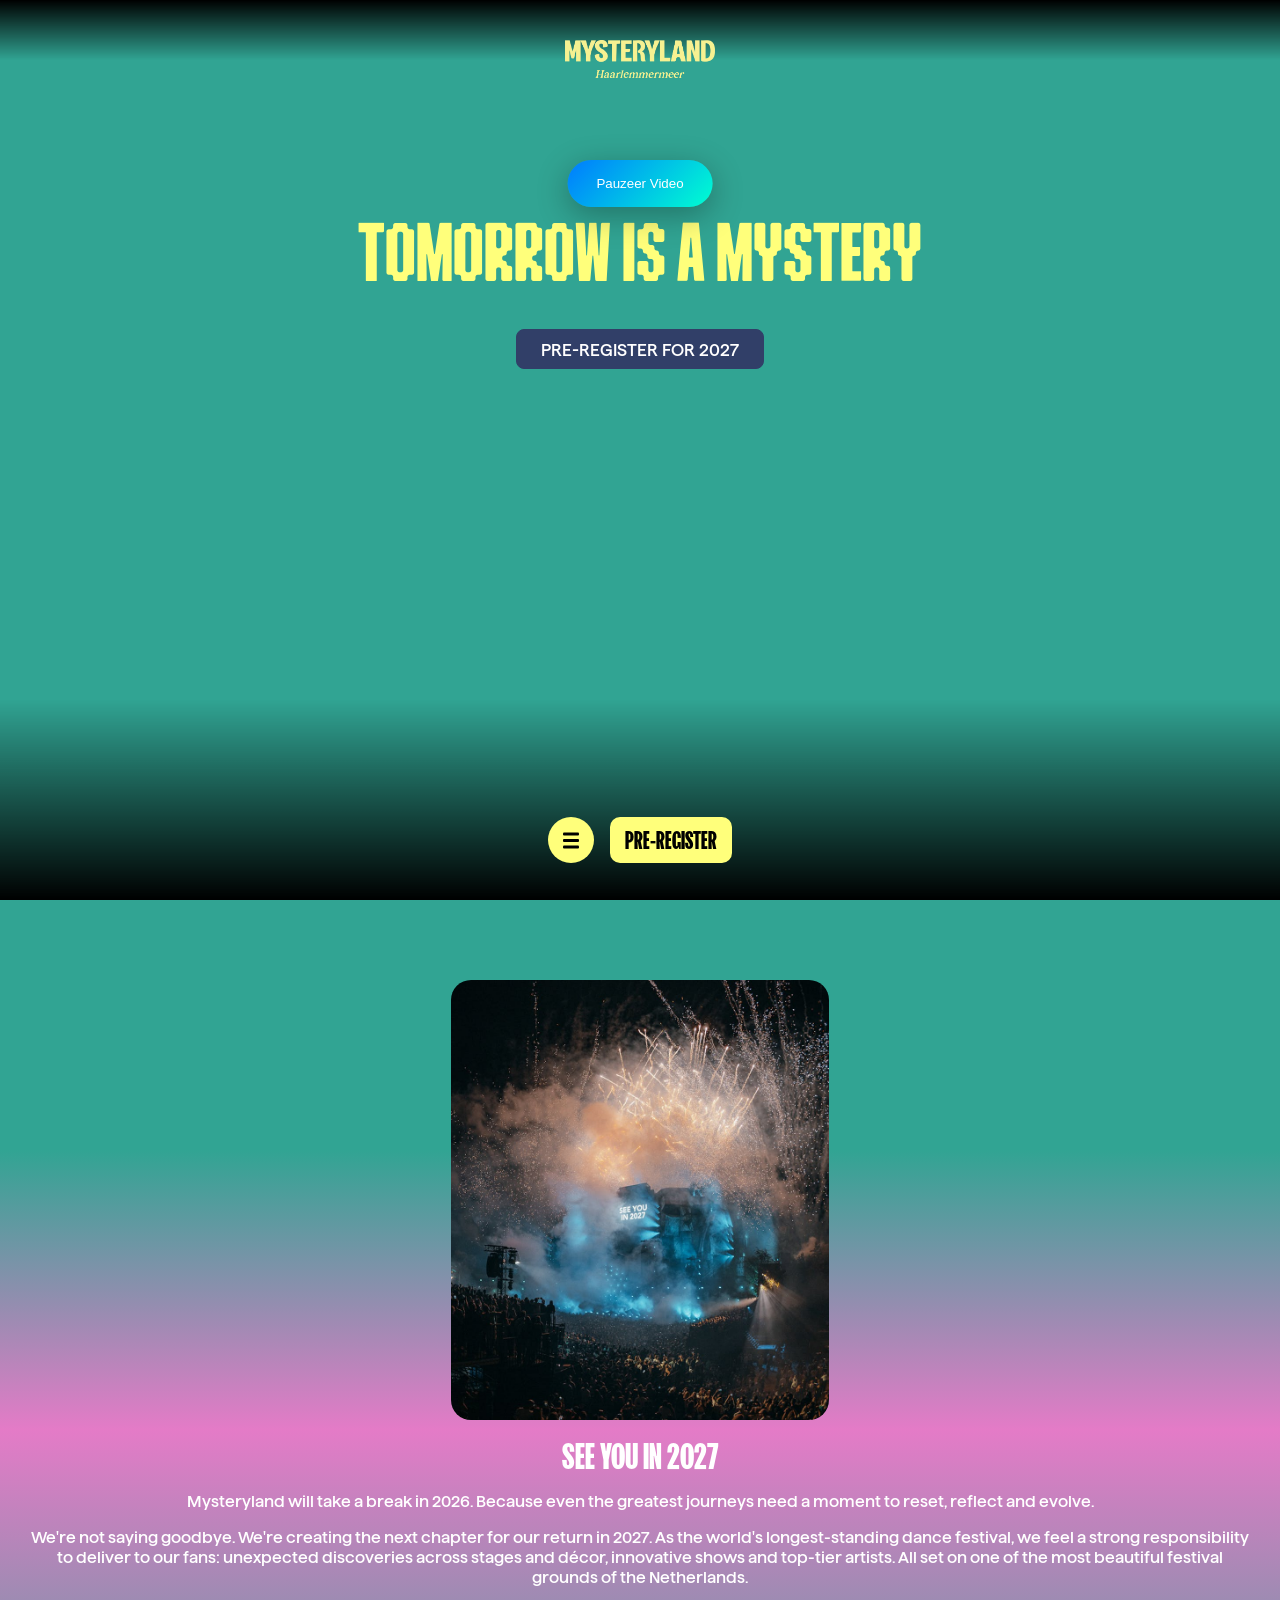
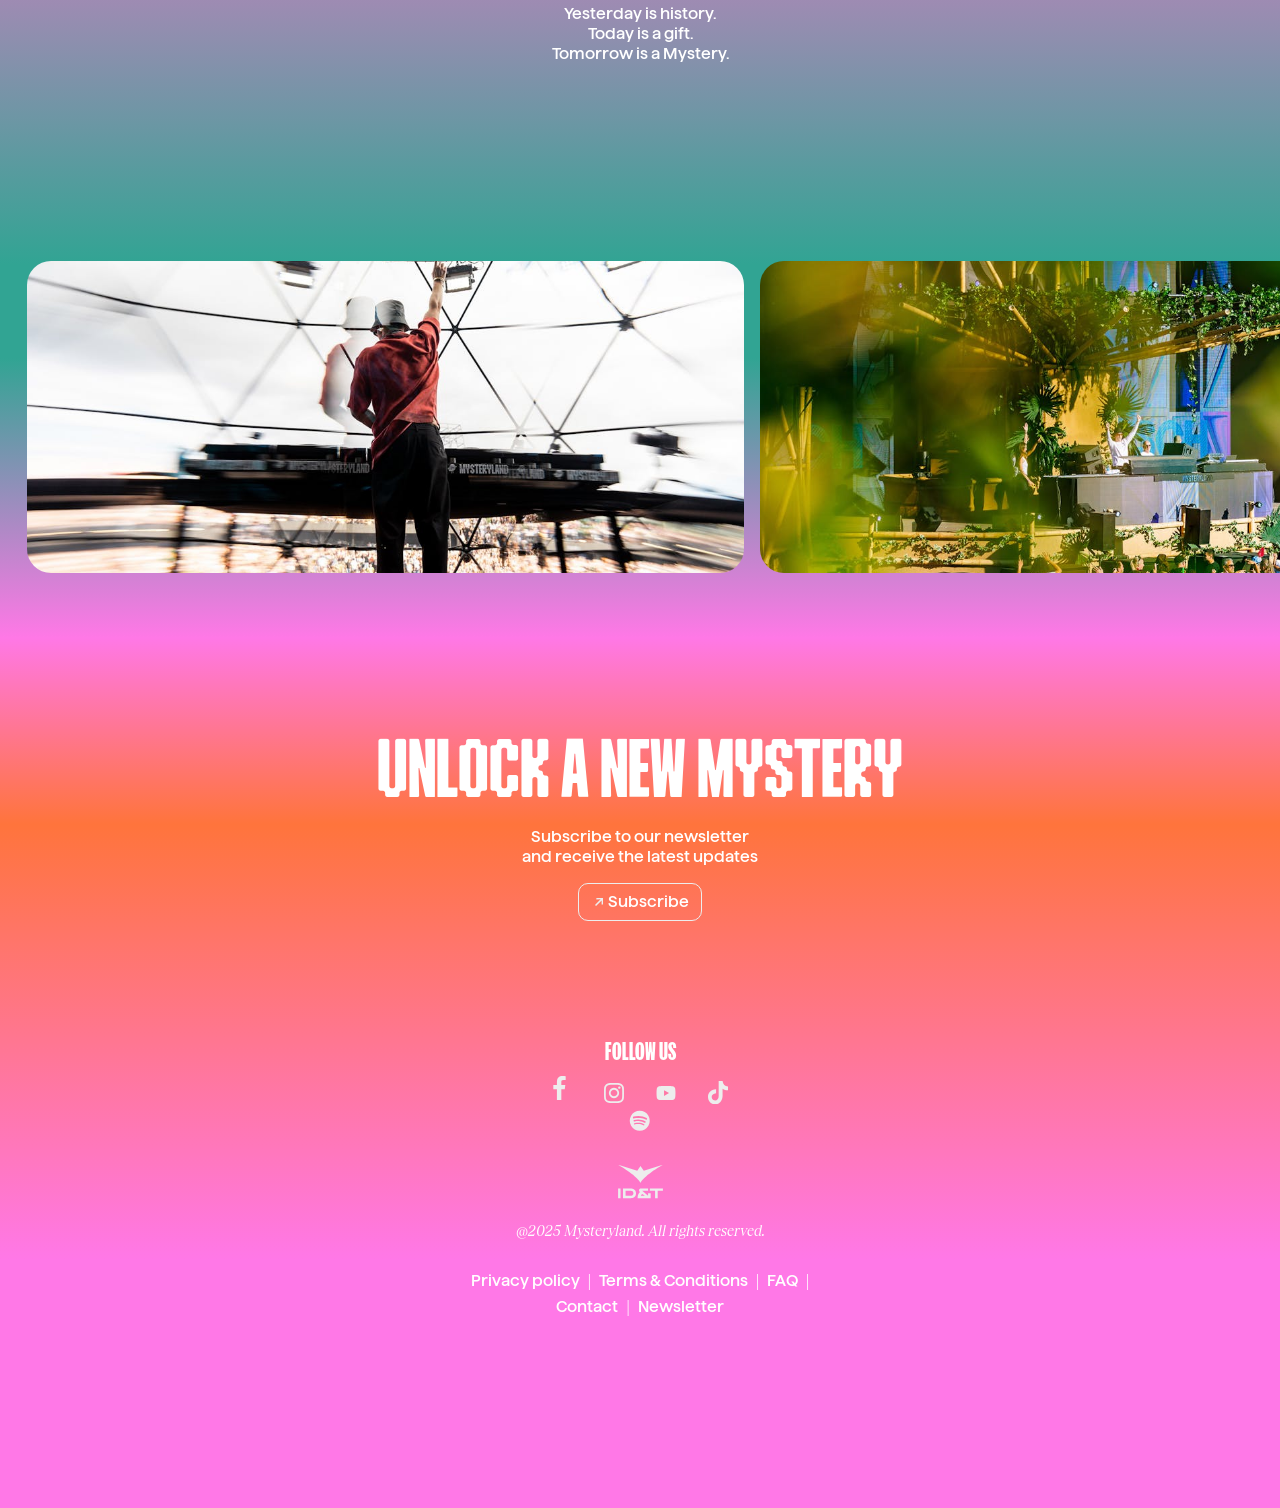
<file: index.html>
<!DOCTYPE html>
<html lang="nl">
<head>
    <meta charset="UTF-8">
    <meta name="viewport" content="width=device-width, initial-scale=1.0">
    <title>Website Mysteryland</title>
    <link href="./style.css" rel="stylesheet">
</head>
<body id="homepagina">
    <section> <!-- Ik heb deze gradient aan de bovenkant van de pagina gemaakt met behulp van ChatGPT, https://chatgpt.com/-->
        <h2 class="visually-hidden">Donkere overlay boven</h2>  <!-- Thijn Glas heeft me uitgelegd hoe ik dit moest doen en waarom -->
    </section>
    <header>
        <section>
            <h2 class="visually-hidden">Navigatie menu</h2>  <!-- Thijn Glas heeft me uitgelegd hoe ik dit moest doen en waarom -->
            <article>
                <a href="index.html">
                    <img src="images/mystery_logo_blauw.png" alt="Blauw Mysteryland logo">
                </a>
                <nav>
                    <ul>
                        <li><a href="#">THIS IS <br> MYSTERYLAND</a></li>
                        <li><a href="faq.html">FAQ</a></li>
                        <li><a href="https://store.mysteryland.nl/?_gl=1*1ladkko*_ga*ODg3MjcyNzIzLjE3NTY4ODY4Mzk.*_ga_4S17B278D2*czE3NTg3MzMzNTUkbzI5JGcxJHQxNzU4NzMzNjM5JGo2MCRsMCRoMA..&_ga=2.25890746.626982404.1758545531-887272723.1756886839">MERCHANDISE</a></li>
                    </ul>
                </nav>
                <div class="lettergrootte">
                    <label for="fontSizeSlider">Font Size:</label>
                    <input type="range" id="fontSizeSlider" min="12" max="24" value="16">
                </div>
                <section>
                    <h2 class="visually-hidden">Social media links</h2>  <!-- Thijn Glas heeft me uitgelegd hoe ik dit moest doen en waarom -->
                    <ul>
                        <li> 
                           <svg xmlns="http://www.w3.org/2000/svg" width="15" height="26" fill="none" class="expanded-menu__facebook" aria-label="Facebook icoon"><path fill="#313f68" d="M4.922 25h4.406V14.266h3.422L13.313 10H9.328V7.047c0-.688.125-1.188.375-1.5.313-.375.89-.563 1.735-.563h2.25V1.188C12.844 1.063 11.75 1 10.405 1c-1.656 0-2.984.492-3.984 1.477-1 .984-1.5 2.367-1.5 4.148V10h-3.61v4.266h3.61V25Z"></path></svg>
                        </li> 
                        <li> 
                            <svg xmlns="http://www.w3.org/2000/svg" viewBox="0 0 21 21" fill="none" class="instagram" aria-label="Instagram icoon"><g clip-path="url(#z)"><path fill="#313f68" d="M10.5 5.11c.969 0 1.867.242 2.695.726a5.406 5.406 0 0 1 1.969 1.969c.484.828.727 1.726.727 2.695 0 .969-.243 1.867-.727 2.695a5.405 5.405 0 0 1-1.969 1.969 5.245 5.245 0 0 1-2.695.727 5.245 5.245 0 0 1-2.695-.727 5.406 5.406 0 0 1-1.97-1.969A5.246 5.246 0 0 1 5.11 10.5c0-.969.243-1.867.727-2.695a5.407 5.407 0 0 1 1.969-1.97A5.246 5.246 0 0 1 10.5 5.11Zm0 8.906c.969 0 1.797-.344 2.484-1.032a3.386 3.386 0 0 0 1.032-2.484c0-.969-.344-1.797-1.032-2.484A3.386 3.386 0 0 0 10.5 6.984c-.969 0-1.797.344-2.484 1.032A3.386 3.386 0 0 0 6.984 10.5c0 .969.344 1.797 1.032 2.484a3.386 3.386 0 0 0 2.484 1.032Zm6.89-9.141a1.46 1.46 0 0 1-.398.89c-.234.25-.523.376-.867.376s-.64-.125-.89-.375a1.217 1.217 0 0 1-.376-.891c0-.344.125-.64.375-.89s.547-.376.891-.376.64.125.89.375.376.547.376.891Zm3.563 1.266c.031.875.047 2.328.047 4.359s-.023 3.492-.07 4.383c-.047.89-.18 1.664-.399 2.32a5.462 5.462 0 0 1-1.289 2.04 5.462 5.462 0 0 1-2.039 1.288c-.656.219-1.43.352-2.32.399-.89.047-2.352.07-4.383.07s-3.492-.023-4.383-.07c-.89-.047-1.664-.196-2.32-.446a4.996 4.996 0 0 1-2.04-1.242A5.463 5.463 0 0 1 .47 17.203c-.219-.656-.352-1.43-.399-2.32C.023 13.993 0 12.53 0 10.5s.023-3.492.07-4.383c.047-.89.18-1.664.399-2.32.281-.781.71-1.461 1.289-2.04A5.463 5.463 0 0 1 3.797.47C4.453.25 5.227.117 6.117.07 7.007.023 8.47 0 10.5 0s3.492.023 4.383.07c.89.047 1.664.18 2.32.399.781.281 1.461.71 2.04 1.289a5.462 5.462 0 0 1 1.288 2.039c.219.656.36 1.437.422 2.344Zm-2.25 10.547c.188-.532.313-1.375.375-2.532.031-.687.047-1.656.047-2.906v-1.5c0-1.281-.016-2.25-.047-2.906-.062-1.188-.187-2.032-.375-2.532-.375-.968-1.047-1.64-2.015-2.015-.5-.188-1.344-.313-2.532-.375a68.388 68.388 0 0 0-2.906-.047h-1.5c-1.25 0-2.219.016-2.906.047-1.157.062-2 .187-2.532.375-.968.375-1.64 1.047-2.015 2.015-.188.5-.313 1.344-.375 2.532a68.391 68.391 0 0 0-.047 2.906v1.5c0 1.25.016 2.219.047 2.906.062 1.156.187 2 .375 2.531.406.97 1.078 1.641 2.015 2.016.532.188 1.375.313 2.532.375.687.031 1.656.047 2.906.047h1.5c1.281 0 2.25-.016 2.906-.047 1.188-.062 2.031-.187 2.531-.375.97-.406 1.641-1.078 2.016-2.015Z"></path></g><defs><clipPath id="z"><path fill="#fff" d="M0 0h21v21H0z"></path></clipPath></defs></svg> 
                        </li> 
                        <li> 
                            <svg xmlns="http://www.w3.org/2000/svg" viewBox="0 0 31 22" fill="none" class="youtube" aria-label="YouTube icoon"><path fill="#313f68" d="M29.6 3.51c.252 1.021.431 2.572.539 4.653L30.193 11l-.054 2.837c-.108 2.119-.287 3.689-.538 4.71a4.005 4.005 0 0 1-.969 1.702 3.693 3.693 0 0 1-1.668 1.021c-.933.265-3.122.454-6.566.568l-4.898.057-4.898-.057c-3.444-.114-5.633-.303-6.565-.568a3.692 3.692 0 0 1-1.669-1.02 4.004 4.004 0 0 1-.969-1.703c-.25-1.021-.43-2.591-.538-4.71L.807 11c0-.832.018-1.778.054-2.837.108-2.08.287-3.632.538-4.653.18-.681.503-1.267.97-1.76A3.692 3.692 0 0 1 4.036.73C4.969.464 7.158.275 10.602.161L15.5.105l4.898.057c3.444.114 5.633.303 6.566.567.645.19 1.202.53 1.668 1.022.466.492.79 1.078.969 1.759ZM12.487 15.653 20.182 11l-7.696-4.596v9.249Z"></path></svg> 
                        </li> 
                        <li> 
                            <svg xmlns="http://www.w3.org/2000/svg" viewBox="0 0 24 28" fill="none" class="tiktok" aria-label="TikTok icoon"><path fill="#313f68" fill-rule="evenodd" d="M17.5 0c.5 4 2.7 6.3 6.5 6.6v4.5c-2.2.2-4.2-.5-6.5-1.9v8.4c0 10.6-11.6 13.9-16.2 6.3C-1.7 19 .2 10.4 9.7 10v4.7c-.7.1-1.5.3-2.2.6-2.1.7-3.3 2.1-3 4.5.6 4.6 9 5.9 8.3-3V0h4.7Z" clip-rule="evenodd"></path></svg> 
                        </li> 
                        <li> 
                            <svg xmlns="http://www.w3.org/2000/svg" viewBox="0 0 25 25" fill="none" class="spotify" aria-label="Spotify icoon"><path fill="#313f68" d="M12.5.875c2.094 0 4.031.523 5.813 1.57a11.746 11.746 0 0 1 4.242 4.242 11.268 11.268 0 0 1 1.57 5.813c0 2.094-.523 4.031-1.57 5.813a11.746 11.746 0 0 1-4.242 4.242 11.269 11.269 0 0 1-5.813 1.57c-2.094 0-4.031-.523-5.813-1.57a11.746 11.746 0 0 1-4.242-4.242A11.27 11.27 0 0 1 .875 12.5c0-2.094.523-4.031 1.57-5.813a11.747 11.747 0 0 1 4.242-4.242A11.269 11.269 0 0 1 12.5.875Zm4.734 17.11c.188 0 .352-.071.492-.212a.701.701 0 0 0 .212-.515c0-.203-.04-.36-.118-.469a1.153 1.153 0 0 0-.351-.305c-3-1.78-6.703-2.187-11.11-1.218-.406.093-.609.359-.609.796 0 .188.062.352.187.493.125.14.297.21.516.21.094 0 .25-.015.469-.046l.094-.047c3.875-.813 7.109-.438 9.703 1.125.187.125.36.187.515.187ZM18.5 14.89a.86.86 0 0 0 .633-.258.86.86 0 0 0 .258-.633c0-.406-.172-.719-.516-.938-1.156-.687-2.453-1.21-3.89-1.57a18.29 18.29 0 0 0-4.454-.539c-1.531 0-3.047.203-4.547.61-.5.156-.75.484-.75.984 0 .25.094.46.282.633a.941.941 0 0 0 .656.258c.094 0 .219-.016.375-.047l.187-.047c1.875-.531 3.86-.656 5.954-.375 1.968.281 3.703.86 5.203 1.734l.093.047c.188.094.36.14.516.14Zm1.453-3.563c.281 0 .531-.101.75-.305a1.01 1.01 0 0 0 .328-.773c0-.469-.203-.828-.61-1.078-1.28-.719-2.78-1.281-4.5-1.688a23.065 23.065 0 0 0-5.108-.562c-2.063 0-3.907.25-5.532.75a1.124 1.124 0 0 0-.562.375c-.157.187-.235.43-.235.726 0 .297.102.555.305.774.203.219.461.328.773.328.125 0 .297-.031.516-.094l.094-.047c1.969-.53 4.219-.672 6.75-.422 2.625.25 4.765.86 6.422 1.829.187.125.39.187.61.187Z"></path></svg> 
                        </li>
                    </ul>
                </section>
            </article>
        </section>
        <button id="pauzeKnop">Pauzeer Video</button>
        <video autoplay muted loop playsinline>
            <source src="media/mysteryland-intro-home-25_4.mp4" type="video/mp4">
        </video>
        <section>
            <h2 class="visually-hidden">Hero sectie</h2> <!-- Thijn Glas heeft me uitgelegd hoe ik dit moest doen en waarom -->
            <a href="index.html" class="logo">
                <img src="images/mysertyland_logo_header.png" alt="Geel Mysteryland logo">
            </a>
            <h1>TOMORROW IS A MYSTERY</h1>
            <button class="preregisterbutton">
                PRE-REGISTER FOR 2027
            </button>
        </section>
        <section>
            <h2 class="visually-hidden">Hamburger menu en registratie knoppen</h2>  <!-- Thijn Glas heeft me uitgelegd hoe ik dit moest doen en waarom -->
            <button aria-label="menu" aria-expanded="false">
                <span></span>
                <span></span>
                <span></span>
            </button>
            <button class="preregisterbutton">PRE-REGISTER</button>
        </section>
    </header>
    <main>
        <img src="images/see_you_in_2027.jpg" alt="Stage met vuurwerk en tekst See you in 2027">
        <h3>SEE YOU IN 2027</h3>
        <p>
            Mysteryland will take a break in 2026. Because even the greatest journeys need a moment to 
            reset, reflect and evolve.
        </p>
        <p>
            We're not saying goodbye. We're creating the next chapter for our return in 2027. As the 
            world's longest-standing dance festival, we feel a strong responsibility to deliver to our 
            fans: unexpected discoveries across stages and décor, innovative shows and top-tier artists. 
            All set on one of the most beautiful festival grounds of the Netherlands.
        </p>
        <p>
            Yesterday is history. <br> 
            Today is a gift. <br>
            Tomorrow is a Mystery.
        </p>
        <section>
            <h2 class="visually-hidden">Foto galerij</h2>  <!-- Thijn Glas heeft me uitgelegd hoe ik dit moest doen en waarom -->
            <article>
                <img src="images/foto1.jpg" alt="DJ op het podium" />
                <img src="images/foto2.jpg" alt="Festivalgangers op Mysteryland" />
                <img src="images/foto3.jpg" alt="Publiek bij het oranje stage" />
                <img src="images/foto4.jpg" alt="Hele grote stage met veel vuurwerk" />
                <img src="images/foto5.jpg" alt="Grote stage met gele rook boven het decor" />
                <img src="images/foto6.jpg" alt="Festivalsfeer bij overdekte stage met blauwe vierkante blokken" />
                <img src="images/foto7.jpg" alt="Vrouwelijke festivalganger" />
            </article>
        </section>
        <h2>UNLOCK A NEW MYSTERY</h2>
        <p>
            Subscribe to our newsletter<br>
            and receive the latest updates
        </p>
        <button>
            <svg xmlns="http://www.w3.org/2000/svg" viewBox="0 0 8.31 8.31" aria-label="Pijl icoon"><path d="m0 7.21 5.8-5.8-4.39.03L1.46 0h6.85v6.83l-1.45.05.03-4.37-5.78 5.8L0 7.2Z" style="fill: rgb(237, 237, 237);"></path></svg>
            Subscribe
        </button>
    </main>
<footer>
        <h4>FOLLOW US</h4>
        <ul>
            <li>
                <svg xmlns="http://www.w3.org/2000/svg" width="15" height="26" fill="none" class="facebook"><path fill="#EDEDED" d="M4.922 25h4.406V14.266h3.422L13.313 10H9.328V7.047c0-.688.125-1.188.375-1.5.313-.375.89-.563 1.735-.563h2.25V1.188C12.844 1.063 11.75 1 10.405 1c-1.656 0-2.984.492-3.984 1.477-1 .984-1.5 2.367-1.5 4.148V10h-3.61v4.266h3.61V25Z"></path></svg>
            </li>
            <li>
                <svg xmlns="http://www.w3.org/2000/svg" viewBox="0 0 21 21" fill="none" class="instagram"><g clip-path="url(#z)"><path fill="#EDEDED" d="M10.5 5.11c.969 0 1.867.242 2.695.726a5.406 5.406 0 0 1 1.969 1.969c.484.828.727 1.726.727 2.695 0 .969-.243 1.867-.727 2.695a5.405 5.405 0 0 1-1.969 1.969 5.245 5.245 0 0 1-2.695.727 5.245 5.245 0 0 1-2.695-.727 5.406 5.406 0 0 1-1.97-1.969A5.246 5.246 0 0 1 5.11 10.5c0-.969.243-1.867.727-2.695a5.407 5.407 0 0 1 1.969-1.97A5.246 5.246 0 0 1 10.5 5.11Zm0 8.906c.969 0 1.797-.344 2.484-1.032a3.386 3.386 0 0 0 1.032-2.484c0-.969-.344-1.797-1.032-2.484A3.386 3.386 0 0 0 10.5 6.984c-.969 0-1.797.344-2.484 1.032A3.386 3.386 0 0 0 6.984 10.5c0 .969.344 1.797 1.032 2.484a3.386 3.386 0 0 0 2.484 1.032Zm6.89-9.141a1.46 1.46 0 0 1-.398.89c-.234.25-.523.376-.867.376s-.64-.125-.89-.375a1.217 1.217 0 0 1-.376-.891c0-.344.125-.64.375-.89s.547-.376.891-.376.64.125.89.375.376.547.376.891Zm3.563 1.266c.031.875.047 2.328.047 4.359s-.023 3.492-.07 4.383c-.047.89-.18 1.664-.399 2.32a5.462 5.462 0 0 1-1.289 2.04 5.462 5.462 0 0 1-2.039 1.288c-.656.219-1.43.352-2.32.399-.89.047-2.352.07-4.383.07s-3.492-.023-4.383-.07c-.89-.047-1.664-.196-2.32-.446a4.996 4.996 0 0 1-2.04-1.242A5.463 5.463 0 0 1 .47 17.203c-.219-.656-.352-1.43-.399-2.32C.023 13.993 0 12.53 0 10.5s.023-3.492.07-4.383c.047-.89.18-1.664.399-2.32.281-.781.71-1.461 1.289-2.04A5.463 5.463 0 0 1 3.797.47C4.453.25 5.227.117 6.117.07 7.007.023 8.47 0 10.5 0s3.492.023 4.383.07c.89.047 1.664.18 2.32.399.781.281 1.461.71 2.04 1.289a5.462 5.462 0 0 1 1.288 2.039c.219.656.36 1.437.422 2.344Zm-2.25 10.547c.188-.532.313-1.375.375-2.532.031-.687.047-1.656.047-2.906v-1.5c0-1.281-.016-2.25-.047-2.906-.062-1.188-.187-2.032-.375-2.532-.375-.968-1.047-1.64-2.015-2.015-.5-.188-1.344-.313-2.532-.375a68.388 68.388 0 0 0-2.906-.047h-1.5c-1.25 0-2.219.016-2.906.047-1.157.062-2 .187-2.532.375-.968.375-1.64 1.047-2.015 2.015-.188.5-.313 1.344-.375 2.532a68.391 68.391 0 0 0-.047 2.906v1.5c0 1.25.016 2.219.047 2.906.062 1.156.187 2 .375 2.531.406.97 1.078 1.641 2.015 2.016.532.188 1.375.313 2.532.375.687.031 1.656.047 2.906.047h1.5c1.281 0 2.25-.016 2.906-.047 1.188-.062 2.031-.187 2.531-.375.97-.406 1.641-1.078 2.016-2.015Z"></path></g><defs><clipPath id="z1"><path fill="#fff" d="M0 0h21v21H0z"></path></clipPath></defs></svg>
            </li>
            <li>
                <svg xmlns="http://www.w3.org/2000/svg" viewBox="0 0 31 22" fill="none" class="youtube"><path fill="#EDEDED" d="M29.6 3.51c.252 1.021.431 2.572.539 4.653L30.193 11l-.054 2.837c-.108 2.119-.287 3.689-.538 4.71a4.005 4.005 0 0 1-.969 1.702 3.693 3.693 0 0 1-1.668 1.021c-.933.265-3.122.454-6.566.568l-4.898.057-4.898-.057c-3.444-.114-5.633-.303-6.565-.568a3.692 3.692 0 0 1-1.669-1.02 4.004 4.004 0 0 1-.969-1.703c-.25-1.021-.43-2.591-.538-4.71L.807 11c0-.832.018-1.778.054-2.837.108-2.08.287-3.632.538-4.653.18-.681.503-1.267.97-1.76A3.692 3.692 0 0 1 4.036.73C4.969.464 7.158.275 10.602.161L15.5.105l4.898.057c3.444.114 5.633.303 6.566.567.645.19 1.202.53 1.668 1.022.466.492.79 1.078.969 1.759ZM12.487 15.653 20.182 11l-7.696-4.596v9.249Z"></path></svg>
            </li>
            <li>
                <svg xmlns="http://www.w3.org/2000/svg" viewBox="0 0 24 28" fill="none" class="tiktok"><path fill="#EDEDED" fill-rule="evenodd" d="M17.5 0c.5 4 2.7 6.3 6.5 6.6v4.5c-2.2.2-4.2-.5-6.5-1.9v8.4c0 10.6-11.6 13.9-16.2 6.3C-1.7 19 .2 10.4 9.7 10v4.7c-.7.1-1.5.3-2.2.6-2.1.7-3.3 2.1-3 4.5.6 4.6 9 5.9 8.3-3V0h4.7Z" clip-rule="evenodd"></path></svg>
            </li>
        </ul>
        <svg xmlns="http://www.w3.org/2000/svg" viewBox="0 0 25 25" fill="none"><path fill="#EDEDED" d="M12.5.875c2.094 0 4.031.523 5.813 1.57a11.746 11.746 0 0 1 4.242 4.242 11.268 11.268 0 0 1 1.57 5.813c0 2.094-.523 4.031-1.57 5.813a11.746 11.746 0 0 1-4.242 4.242 11.269 11.269 0 0 1-5.813 1.57c-2.094 0-4.031-.523-5.813-1.57a11.746 11.746 0 0 1-4.242-4.242A11.27 11.27 0 0 1 .875 12.5c0-2.094.523-4.031 1.57-5.813a11.747 11.747 0 0 1 4.242-4.242A11.269 11.269 0 0 1 12.5.875Zm4.734 17.11c.188 0 .352-.071.492-.212a.701.701 0 0 0 .212-.515c0-.203-.04-.36-.118-.469a1.153 1.153 0 0 0-.351-.305c-3-1.78-6.703-2.187-11.11-1.218-.406.093-.609.359-.609.796 0 .188.062.352.187.493.125.14.297.21.516.21.094 0 .25-.015.469-.046l.094-.047c3.875-.813 7.109-.438 9.703 1.125.187.125.36.187.515.187ZM18.5 14.89a.86.86 0 0 0 .633-.258.86.86 0 0 0 .258-.633c0-.406-.172-.719-.516-.938-1.156-.687-2.453-1.21-3.89-1.57a18.29 18.29 0 0 0-4.454-.539c-1.531 0-3.047.203-4.547.61-.5.156-.75.484-.75.984 0 .25.094.46.282.633a.941.941 0 0 0 .656.258c.094 0 .219-.016.375-.047l.187-.047c1.875-.531 3.86-.656 5.954-.375 1.968.281 3.703.86 5.203 1.734l.093.047c.188.094.36.14.516.14Zm1.453-3.563c.281 0 .531-.101.75-.305a1.01 1.01 0 0 0 .328-.773c0-.469-.203-.828-.61-1.078-1.28-.719-2.78-1.281-4.5-1.688a23.065 23.065 0 0 0-5.108-.562c-2.063 0-3.907.25-5.532.75a1.124 1.124 0 0 0-.562.375c-.157.187-.235.43-.235.726 0 .297.102.555.305.774.203.219.461.328.773.328.125 0 .297-.031.516-.094l.094-.047c1.969-.53 4.219-.672 6.75-.422 2.625.25 4.765.86 6.422 1.829.187.125.39.187.61.187Z"></path></svg>    
        <svg xmlns="http://www.w3.org/2000/svg" viewBox="0 0 54 41" fill="none"><path fill="#EDEDED" fill-rule="evenodd" d="m30.799 8.025-3.786-5.609-3.79 5.61L.75.915s20.501 11.382 26.196 20.918l.067.082.057-.082C32.764 12.298 53.25.916 53.25.916l-22.451 7.11ZM.75 40.052h2.864V28.598H.75v11.454ZM15.64 31.461H9.533v5.728h6.109s3.054.152 3.054-2.788-3.054-2.94-3.054-2.94Zm0 8.591H6.478V28.598h9.164s6.109 0 6.109 5.727-6.11 5.727-6.11 5.727ZM53.25 31.461h-6.11v8.591h-3.054v-8.59h-6.109v-2.864H53.25v2.863ZM27.477 37.189c.08-.646.55-1.62 1.528-2.148.814.607 1.943 1.273 3.054 2.148h-4.582Zm8.4-2.864v2.864l-6.872-5.728h6.872v-2.863h-8.4c-.763 0-2.29.716-2.29 2.147 0 1.432 1.527 2.148 1.527 2.148-.764 0-3.055 2.936-3.055 5.727v1.432h15.273v-5.727h-3.055Z" clip-rule="evenodd"></path></svg>
        <p>
            @2025 Mysteryland. All rights reserved.
        </p>
        <ul>
            <li>
                <a href="#">Privacy policy</a>
            </li>
            <li>
                <a href="#">Terms & Conditions</a>
            </li>
            <li>
                <a href="faq.html">FAQ</a>
            </li>
            <li>
                <a href="#">Contact</a>
            </li>
            <li>
                <a href="#">Newsletter</a>
            </li>
        </ul>
    </footer>
    <div class="gradient-overlay"></div> <!-- Ik heb deze gradient aan de onderkant van de pagina gemaakt met behulp van ChatGPT, https://chatgpt.com/-->
    <section class="overlay" id="preregOverlay">
        <h2 class="visually-hidden">Pre-registratie popup</h2>  <!-- Thijn Glas heeft me uitgelegd hoe ik dit moest doen en waarom -->
        <section id="preregPopup">
            <section class="popup-header">
                <h2 class="visually-hidden">Popup header</h2>  <!-- Thijn Glas heeft me uitgelegd hoe ik dit moest doen en waarom -->
                <img src="images/logo_mysertyland_wit.png" alt="Mysteryland logo wit" class="popup-logo">
                
                <section class="taalkeuze">
                    <h2 class="visually-hidden">Taal selectie</h2>  <!-- Thijn Glas heeft me uitgelegd hoe ik dit moest doen en waarom -->
                    <button id="taal_button">
                        <svg xmlns="http://www.w3.org/2000/svg" width="24" height="24" viewBox="0 -960 960 960" fill="white" stroke="none">
                            <path d="M480-80q-84 0-157-31.5T196-197q-54-54-85-127.5T80-482q0-84 31-156.5T196-765q54-54 127-84.5T480-880q84 0 157 30.5T764-765q54 54 85 126.5T880-482q0 84-31 157.5T764-197q-54 54-127 85.5T480-80Zm0-58q35-36 58.5-82.5T577-331H384q14 60 37.5 108t58.5 85Zm-85-12q-25-38-43-82t-30-99H172q38 71 88 111.5T395-150Zm171-1q72-23 129.5-69T788-331H639q-13 54-30.5 98T566-151ZM152-391h159q-3-27-3.5-48.5T307-482q0-25 1-44.5t4-43.5H152q-7 24-9.5 43t-2.5 45q0 26 2.5 46.5T152-391Zm221 0h215q4-31 5-50.5t1-40.5q0-20-1-38.5t-5-49.5H373q-4 31-5 49.5t-1 38.5q0 21 1 40.5t5 50.5Zm275 0h160q7-24 9.5-44.5T820-482q0-26-2.5-45t-9.5-43H649q3 35 4 53.5t1 34.5q0 22-1.5 41.5T648-391Zm-10-239h150q-33-69-90.5-115T565-810q25 37 42.5 80T638-630Zm-254 0h194q-11-53-37-102.5T480-820q-32 27-54 71t-42 119Zm-212 0h151q11-54 28-96.5t43-82.5q-75 19-131 64t-91 115Z"></path>
                        </svg>
                        <span id="currentLang">EN</span>
                    </button>
                    
                    <button id="closePopup">
                        <svg xmlns="http://www.w3.org/2000/svg" viewBox="0 0 24 24" fill="none" stroke="white" stroke-width="2">
                            <line x1="18" y1="6" x2="6" y2="18"></line>
                            <line x1="6" y1="6" x2="18" y2="18"></line>
                        </svg>
                    </button>
                    
                    <section id="taalDropdown">
                        <h2 class="visually-hidden">Taal opties</h2>  <!-- Thijn Glas heeft me uitgelegd hoe ik dit moest doen en waarom -->
                        <button data-lang="en">English (EN)</button>
                        <button data-lang="nl">Nederlands (NL)</button>
                    </section>
                </section>
            </section>
            <section>
                <h2>ENTER YOUR EMAIL</h2>
                
                <!-- https://www.w3schools.com/html/html_forms.asp -->
                <form id="preregForm">
                    <label for="emailInput">Your email</label>
                    <input type="email" id="emailInput" placeholder="" required>
                    <button type="submit" class="confirm-btn">Confirm</button>
                </form>
                <!-- EINDE FORM -->
            </section>
        </section>
    </section>
    <section class="newsletter-overlay">
        <h2 class="visually-hidden">Nieuwsbrief popup</h2>  <!-- Thijn Glas heeft me uitgelegd hoe ik dit moest doen en waarom -->
        <section class="newsletter-popup">
            <section>
                <h2 class="visually-hidden">Taal keuze</h2>  <!-- Thijn Glas heeft me uitgelegd hoe ik dit moest doen en waarom -->
                <label>
                    <select class="taal_selecteren">
                        <option>English</option>
                        <option>Nederlands</option>
                    </select>
                </label>
            </section>
            
            <h5>Newsletter</h5>
            <p>Sign up for the Mysteryland newsletter and be the first to know about important announcements.</p>
            
            <!-- https://www.w3schools.com/html/html_forms.asp -->
            <form>
                <label>
                    <input type="text" class="input-field" placeholder="Your first name" required>
                </label>
                <label>
                    <input type="email" class="input-field" placeholder="Email" required>
                </label>
                
                <section class="schakelaar">
                    <h2 class="visually-hidden">Nieuwsbrief schakelaar</h2>  <!-- Thijn Glas heeft me uitgelegd hoe ik dit moest doen en waarom -->
                    <p>Newsletter</p>
                    <label class="schakelaar_switch">
                        <input type="checkbox" class="newsletter-toggle">
                        <span class="slider"></span>
                    </label>
                </section>

                <section class="schakelaar">
                    <h2 class="visually-hidden">Voorwaarden schakelaar</h2>  <!-- Thijn Glas heeft me uitgelegd hoe ik dit moest doen en waarom -->
                    <p>
                        I agree to the Mysteryland Terms <br> and Conditions and Privacy Policy <br>
                        and would like to subscribe for the <br> newsletter.
                    </p>
                    <label class="schakelaar_switch">
                        <input type="checkbox" class="terms-toggle">
                        <span class="slider"></span>
                    </label>
                </section>

                <button type="submit" class="continue-btn" disabled>Continue</button>
            </form>
            <!-- EINDE FORM -->
        </section>
    </section>
    <section class="loading-screen" id="loadingScreen">
        <h2 class="visually-hidden">Laadscherm</h2>  <!-- Thijn Glas heeft me uitgelegd hoe ik dit moest doen en waarom -->
        <img src="images/mysertyland_logo_header.png" alt="Mysteryland logo geel">
    </section>
    <script src="javascript.js"></script>
</body>
</html>
</file>
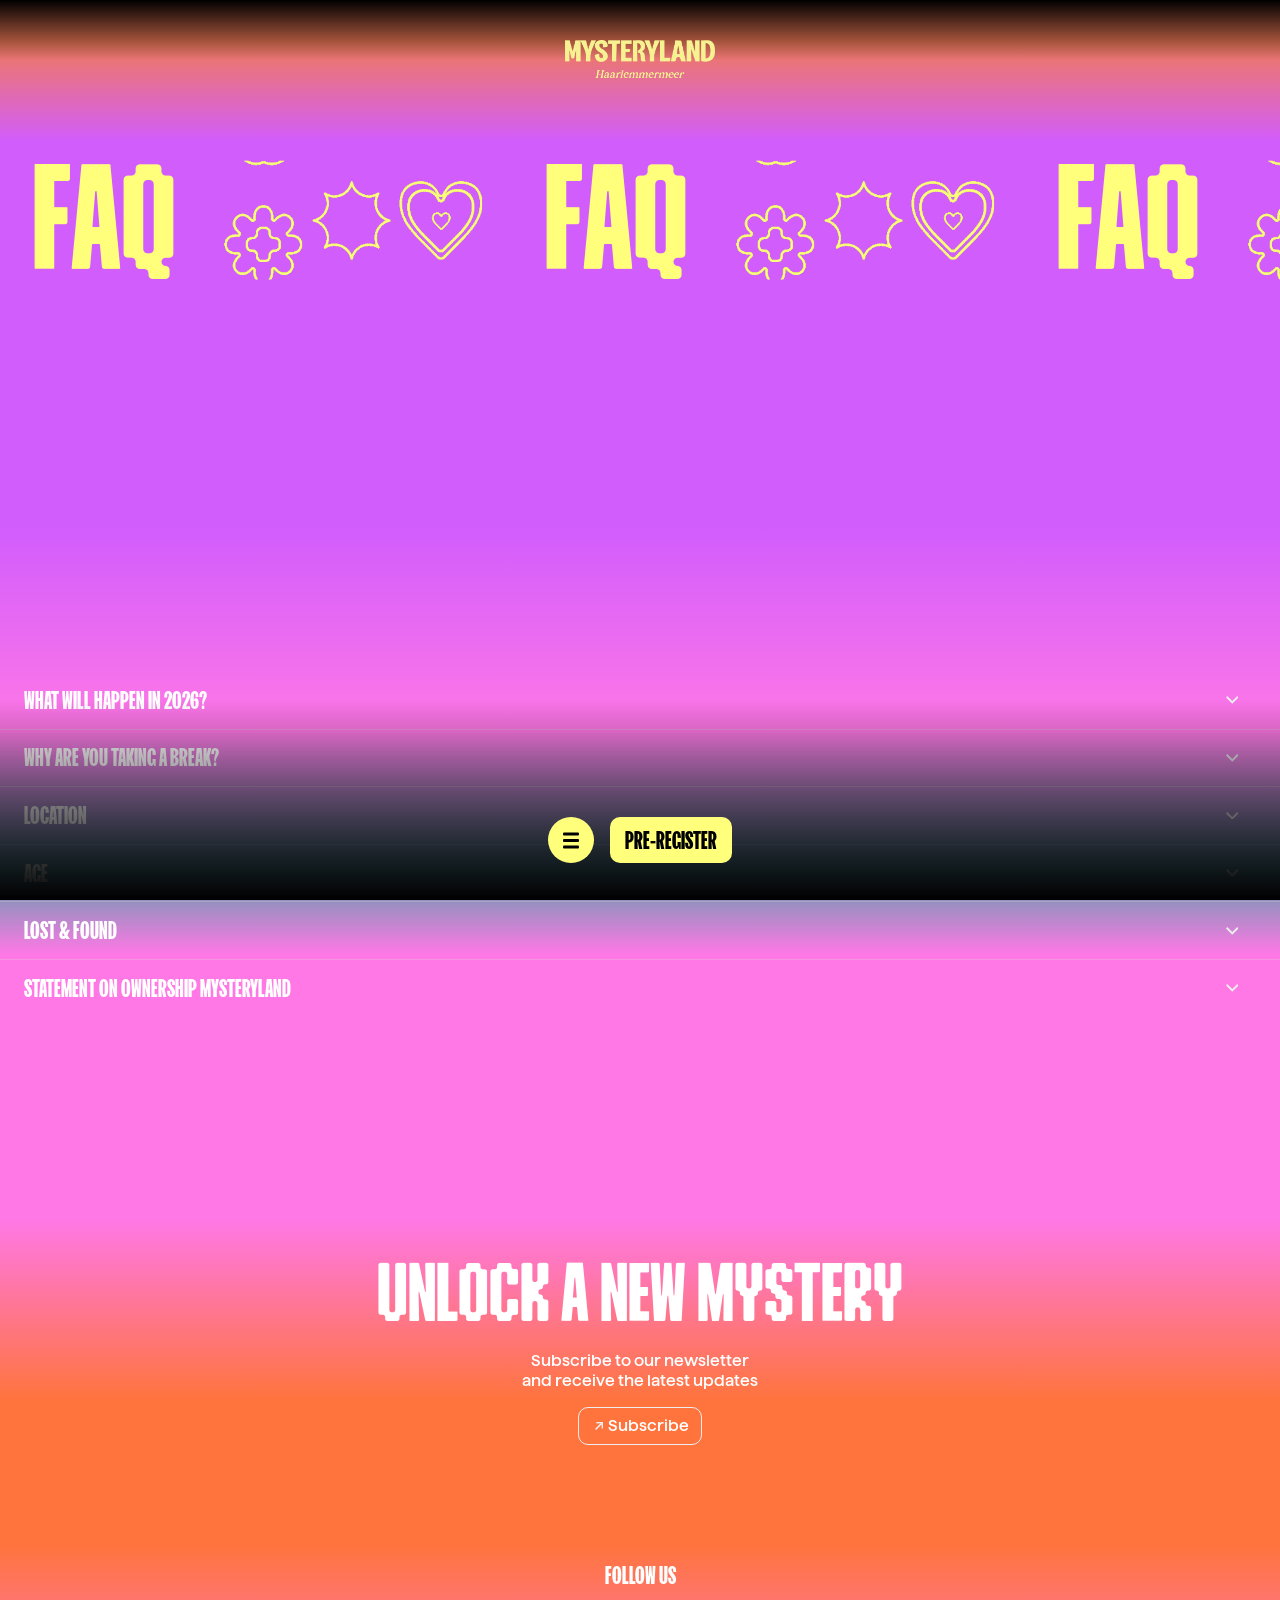
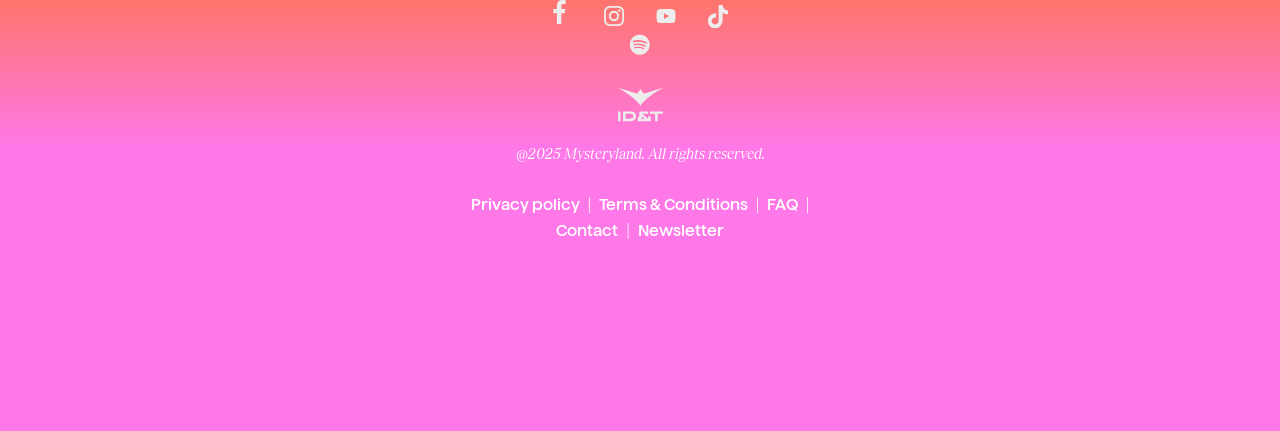
<file: faq.html>
<!DOCTYPE html>
<html lang="nl">
<head>
    <meta charset="UTF-8">
    <meta name="viewport" content="width=device-width, initial-scale=1.0">
    <title>Website Mysteryland</title>
    <link href="./style.css" rel="stylesheet">
</head>
<body id="faqpagina">
    <section>
        <h2 class="visually-hidden">Donkere overlay boven</h2>  <!-- Thijn Glas heeft me uitgelegd hoe ik dit moest doen en waarom -->
    </section>
    <header>
        <section>
            <h2 class="visually-hidden">Navigatie menu</h2>  <!-- Thijn Glas heeft me uitgelegd hoe ik dit moest doen en waarom -->
            <article>
                <a href="index.html">
                    <img src="images/mystery_logo_blauw.png" alt="Mysteryland logo blauw">
                </a>
                <nav>
                    <ul>
                        <li><a href="#">THIS IS <br> MYSTERYLAND</a></li>
                        <li><a href="faq.html">FAQ</a></li>
                        <li><a href="https://store.mysteryland.nl/?_gl=1*1ladkko*_ga*ODg3MjcyNzIzLjE3NTY4ODY4Mzk.*_ga_4S17B278D2*czE3NTg3MzMzNTUkbzI5JGcxJHQxNzU4NzMzNjM5JGo2MCRsMCRoMA..&_ga=2.25890746.626982404.1758545531-887272723.1756886839">MERCHANDISE</a></li>
                    </ul>
                </nav>
                <div class="lettergrootte">
                    <label for="fontSizeSlider">Font Size:</label>
                    <input type="range" id="fontSizeSlider" min="12" max="24" value="16">
                </div>
                <section>
                    <h2 class="visually-hidden">Social media links</h2>  <!-- Thijn Glas heeft me uitgelegd hoe ik dit moest doen en waarom -->
                    <ul>
                        <li> 
                           <svg xmlns="http://www.w3.org/2000/svg" width="15" height="26" fill="none" class="expanded-menu__facebook"><path fill="#313f68" d="M4.922 25h4.406V14.266h3.422L13.313 10H9.328V7.047c0-.688.125-1.188.375-1.5.313-.375.89-.563 1.735-.563h2.25V1.188C12.844 1.063 11.75 1 10.405 1c-1.656 0-2.984.492-3.984 1.477-1 .984-1.5 2.367-1.5 4.148V10h-3.61v4.266h3.61V25Z"></path></svg>
                        </li> 
                        <li> 
                            <svg xmlns="http://www.w3.org/2000/svg" viewBox="0 0 21 21" fill="none" class="instagram"><g clip-path="url(#z)"><path fill="#313f68" d="M10.5 5.11c.969 0 1.867.242 2.695.726a5.406 5.406 0 0 1 1.969 1.969c.484.828.727 1.726.727 2.695 0 .969-.243 1.867-.727 2.695a5.405 5.405 0 0 1-1.969 1.969 5.245 5.245 0 0 1-2.695.727 5.245 5.245 0 0 1-2.695-.727 5.406 5.406 0 0 1-1.97-1.969A5.246 5.246 0 0 1 5.11 10.5c0-.969.243-1.867.727-2.695a5.407 5.407 0 0 1 1.969-1.97A5.246 5.246 0 0 1 10.5 5.11Zm0 8.906c.969 0 1.797-.344 2.484-1.032a3.386 3.386 0 0 0 1.032-2.484c0-.969-.344-1.797-1.032-2.484A3.386 3.386 0 0 0 10.5 6.984c-.969 0-1.797.344-2.484 1.032A3.386 3.386 0 0 0 6.984 10.5c0 .969.344 1.797 1.032 2.484a3.386 3.386 0 0 0 2.484 1.032Zm6.89-9.141a1.46 1.46 0 0 1-.398.89c-.234.25-.523.376-.867.376s-.64-.125-.89-.375a1.217 1.217 0 0 1-.376-.891c0-.344.125-.64.375-.89s.547-.376.891-.376.64.125.89.375.376.547.376.891Zm3.563 1.266c.031.875.047 2.328.047 4.359s-.023 3.492-.07 4.383c-.047.89-.18 1.664-.399 2.32a5.462 5.462 0 0 1-1.289 2.04 5.462 5.462 0 0 1-2.039 1.288c-.656.219-1.43.352-2.32.399-.89.047-2.352.07-4.383.07s-3.492-.023-4.383-.07c-.89-.047-1.664-.196-2.32-.446a4.996 4.996 0 0 1-2.04-1.242A5.463 5.463 0 0 1 .47 17.203c-.219-.656-.352-1.43-.399-2.32C.023 13.993 0 12.53 0 10.5s.023-3.492.07-4.383c.047-.89.18-1.664.399-2.32.281-.781.71-1.461 1.289-2.04A5.463 5.463 0 0 1 3.797.47C4.453.25 5.227.117 6.117.07 7.007.023 8.47 0 10.5 0s3.492.023 4.383.07c.89.047 1.664.18 2.32.399.781.281 1.461.71 2.04 1.289a5.462 5.462 0 0 1 1.288 2.039c.219.656.36 1.437.422 2.344Zm-2.25 10.547c.188-.532.313-1.375.375-2.532.031-.687.047-1.656.047-2.906v-1.5c0-1.281-.016-2.25-.047-2.906-.062-1.188-.187-2.032-.375-2.532-.375-.968-1.047-1.64-2.015-2.015-.5-.188-1.344-.313-2.532-.375a68.388 68.388 0 0 0-2.906-.047h-1.5c-1.25 0-2.219.016-2.906.047-1.157.062-2 .187-2.532.375-.968.375-1.64 1.047-2.015 2.015-.188.5-.313 1.344-.375 2.532a68.391 68.391 0 0 0-.047 2.906v1.5c0 1.25.016 2.219.047 2.906.062 1.156.187 2 .375 2.531.406.97 1.078 1.641 2.015 2.016.532.188 1.375.313 2.532.375.687.031 1.656.047 2.906.047h1.5c1.281 0 2.25-.016 2.906-.047 1.188-.062 2.031-.187 2.531-.375.97-.406 1.641-1.078 2.016-2.015Z"></path></g><defs><clipPath id="z"><path fill="#fff" d="M0 0h21v21H0z"></path></clipPath></defs></svg> 
                        </li> 
                        <li> 
                            <svg xmlns="http://www.w3.org/2000/svg" viewBox="0 0 31 22" fill="none" class="youtube"><path fill="#313f68" d="M29.6 3.51c.252 1.021.431 2.572.539 4.653L30.193 11l-.054 2.837c-.108 2.119-.287 3.689-.538 4.71a4.005 4.005 0 0 1-.969 1.702 3.693 3.693 0 0 1-1.668 1.021c-.933.265-3.122.454-6.566.568l-4.898.057-4.898-.057c-3.444-.114-5.633-.303-6.565-.568a3.692 3.692 0 0 1-1.669-1.02 4.004 4.004 0 0 1-.969-1.703c-.25-1.021-.43-2.591-.538-4.71L.807 11c0-.832.018-1.778.054-2.837.108-2.08.287-3.632.538-4.653.18-.681.503-1.267.97-1.76A3.692 3.692 0 0 1 4.036.73C4.969.464 7.158.275 10.602.161L15.5.105l4.898.057c3.444.114 5.633.303 6.566.567.645.19 1.202.53 1.668 1.022.466.492.79 1.078.969 1.759ZM12.487 15.653 20.182 11l-7.696-4.596v9.249Z"></path></svg> 
                        </li> 
                        <li> 
                            <svg xmlns="http://www.w3.org/2000/svg" viewBox="0 0 24 28" fill="none" class="tiktok"><path fill="#313f68" fill-rule="evenodd" d="M17.5 0c.5 4 2.7 6.3 6.5 6.6v4.5c-2.2.2-4.2-.5-6.5-1.9v8.4c0 10.6-11.6 13.9-16.2 6.3C-1.7 19 .2 10.4 9.7 10v4.7c-.7.1-1.5.3-2.2.6-2.1.7-3.3 2.1-3 4.5.6 4.6 9 5.9 8.3-3V0h4.7Z" clip-rule="evenodd"></path></svg> 
                        </li> 
                        <li> 
                            <svg xmlns="http://www.w3.org/2000/svg" viewBox="0 0 25 25" fill="none" class="spotify"><path fill="#313f68" d="M12.5.875c2.094 0 4.031.523 5.813 1.57a11.746 11.746 0 0 1 4.242 4.242 11.268 11.268 0 0 1 1.57 5.813c0 2.094-.523 4.031-1.57 5.813a11.746 11.746 0 0 1-4.242 4.242 11.269 11.269 0 0 1-5.813 1.57c-2.094 0-4.031-.523-5.813-1.57a11.746 11.746 0 0 1-4.242-4.242A11.27 11.27 0 0 1 .875 12.5c0-2.094.523-4.031 1.57-5.813a11.747 11.747 0 0 1 4.242-4.242A11.269 11.269 0 0 1 12.5.875Zm4.734 17.11c.188 0 .352-.071.492-.212a.701.701 0 0 0 .212-.515c0-.203-.04-.36-.118-.469a1.153 1.153 0 0 0-.351-.305c-3-1.78-6.703-2.187-11.11-1.218-.406.093-.609.359-.609.796 0 .188.062.352.187.493.125.14.297.21.516.21.094 0 .25-.015.469-.046l.094-.047c3.875-.813 7.109-.438 9.703 1.125.187.125.36.187.515.187ZM18.5 14.89a.86.86 0 0 0 .633-.258.86.86 0 0 0 .258-.633c0-.406-.172-.719-.516-.938-1.156-.687-2.453-1.21-3.89-1.57a18.29 18.29 0 0 0-4.454-.539c-1.531 0-3.047.203-4.547.61-.5.156-.75.484-.75.984 0 .25.094.46.282.633a.941.941 0 0 0 .656.258c.094 0 .219-.016.375-.047l.187-.047c1.875-.531 3.86-.656 5.954-.375 1.968.281 3.703.86 5.203 1.734l.093.047c.188.094.36.14.516.14Zm1.453-3.563c.281 0 .531-.101.75-.305a1.01 1.01 0 0 0 .328-.773c0-.469-.203-.828-.61-1.078-1.28-.719-2.78-1.281-4.5-1.688a23.065 23.065 0 0 0-5.108-.562c-2.063 0-3.907.25-5.532.75a1.124 1.124 0 0 0-.562.375c-.157.187-.235.43-.235.726 0 .297.102.555.305.774.203.219.461.328.773.328.125 0 .297-.031.516-.094l.094-.047c1.969-.53 4.219-.672 6.75-.422 2.625.25 4.765.86 6.422 1.829.187.125.39.187.61.187Z"></path></svg> 
                        </li>
                    </ul>
                </section>
            </article>
        </section>
        <a href="index.html">
            <img src="images/mysertyland_logo_header.png" alt="Mysteryland logo geel">
        </a>

        <!-- Infinity carrousel gemaakt met behulp van Youtube, 
         Damian de studentassistent had me via Teams deze video 
         gedeeld en hiermee is het me gelukt om de animatie te laten werken 
         "Build Infinite Carousel Animations in 4 Minutes: https://www.youtube.com/watch?v=KD1Yo8a_Qis" -->
        <section class="carousel"> 
            <h2 class="visually-hidden">FAQ banner carousel</h2>  <!-- Thijn Glas heeft me uitgelegd hoe ik dit moest doen en waarom -->
            <article class="group">
                <h1>FAQ</h1>
                <img src="images/animatie.gif" alt="animatie gif" class="faq-gif">
                <h1>FAQ</h1>
                <img src="images/animatie.gif" alt="animatie gif" class="faq-gif">
                <h1>FAQ</h1>
                <img src="images/animatie.gif" alt="animatie gif" class="faq-gif">
                <h1>FAQ</h1>
                <img src="images/animatie.gif" alt="animatie gif" class="faq-gif">
            </article> 
            <article class="group" aria-hidden="true">
                <h1>FAQ</h1>
                <img src="images/animatie.gif" alt="animatie gif" class="faq-gif">
                <h1>FAQ</h1>
                <img src="images/animatie.gif" alt="animatie gif" class="faq-gif">
                <h1>FAQ</h1>
                <img src="images/animatie.gif" alt="animatie gif" class="faq-gif">
                <h1>FAQ</h1>
                <img src="images/animatie.gif" alt="animatie gif" class="faq-gif">
            </article>   
        </section>
        <section>
            <h2 class="visually-hidden">Hamburger menu en registratie knoppen</h2> <!-- Thijn Glas heeft me uitgelegd hoe ik dit moest doen en waarom -->
            <button aria-label="menu" aria-expanded="false">
                <span></span>
                <span></span>
                <span></span>
            </button>
            <button>PRE-REGISTER</button>
        </section>
    </header>
    <main>
        <section>
            <h2 class="visually-hidden">FAQ vraag 1</h2>  <!-- Thijn Glas heeft me uitgelegd hoe ik dit moest doen en waarom -->
            <button>
                <span>WHAT WILL HAPPEN IN 2026?</span>
                <svg xmlns="http://www.w3.org/2000/svg" viewBox="0 0 18 11" fill="none" class="faq-accordion-item__label-chevron"><path fill="#EDEDED" d="m0 2 1.827-2 7.16 7.333L16.149 0 18 2l-9.012 8.988L0 2Z"></path></svg>
            </button>
            <article>
                <p>
                    We are taking a break in 2026, a creative pause to shape the future. We will be back in 2027.
                </p>
            </article>
        </section>
        <section>
            <h2 class="visually-hidden">FAQ vraag 2</h2>  <!-- Thijn Glas heeft me uitgelegd hoe ik dit moest doen en waarom -->
            <button>
                <span>WHY ARE YOU TAKING A BREAK?</span>
                <svg xmlns="http://www.w3.org/2000/svg" viewBox="0 0 18 11" fill="none" class="faq-accordion-item__label-chevron"><path fill="#EDEDED" d="m0 2 1.827-2 7.16 7.333L16.149 0 18 2l-9.012 8.988L0 2Z"></path></svg>
            </button>
            <article>
                <p>
                    The main reason for taking a step back is the need for a future-proof concept – and the time and mental space required to develop that. Creating something completely new and innovative is nearly impossible when also running a full-scale festival production simultaneously. 
                </p>
                <p>
                    As the world's longest-standing dance festival, we feel a strong responsibility to deliver the absolute best to our fans: boundary-pushing production, unexpected stages and décor, innovative shows, and top-tier artists – all set on the most beautiful festival grounds of the Netherlands. That high bar, combined with the sharp rise in costs over the past few years, has led to a situation that's no longer sustainable. Since the pandemic, nearly all hard event costs have doubled – from production materials to beverage supplies and staffing. On top of that, visitor preferences are shifting at a rapid pace. Revolutionary ideas and bold decisions are needed, and these can only be realized by taking the time and space to rethink the concept from the ground up. 
                </p>
                <p>
                    Over the past 32 years, Mysteryland has undergone many transformations, and now it's time for the next one. 
                </p>
            </article>
        </section>
        <section>
            <h2 class="visually-hidden">FAQ vraag 3</h2>  <!-- Thijn Glas heeft me uitgelegd hoe ik dit moest doen en waarom -->
            <button>
                <span>LOCATION</span>
                <svg xmlns="http://www.w3.org/2000/svg" viewBox="0 0 18 11" fill="none"><path fill="#EDEDED" d="m0 2 1.827-2 7.16 7.333L16.149 0 18 2l-9.012 8.988L0 2Z"></path></svg>
            </button>
            <article>
                <p>
                    Mysteryland is located in Haarlemmermeer, The Netherlands, about 25km South-West of Amsterdam and 5km from Amsterdam Airport Schiphol. Navigation address: <br> <a href="https://www.google.com/maps/place/Stelling,+2141+CP+Vijfhuizen/@52.3498042,4.6900054,4767m/data=!3m1!1e3!4m15!1m8!3m7!1s0x47c5e6722c688231:0x2b2845c61cfae711!2sStelling,+2141+CP+Vijfhuizen!3b1!8m2!3d52.3455403!4d4.6849529!16s%2Fg%2F1tf1n08p!3m5!1s0x47c5e6722c688231:0x2b2845c61cfae711!8m2!3d52.3455403!4d4.6849529!16s%2Fg%2F1tf1n08p?hl=nl&entry=ttu">Stelling, 2141 CP Vijfhuizen</a>
                </p>
                <p>
                    The campsite is directly connected to our festival terrain. Navigation address of the campsite: <a href="https://www.google.com/maps/place/Hoofdweg+543,+2131+MT+Hoofddorp/@52.3147162,4.7000787,1422m/data=!3m2!1e3!4b1!4m6!3m5!1s0x47c5e6fec0ae081b:0xdae9311d4479f089!8m2!3d52.314713!4d4.704955!16s%2Fg%2F11k460_nxw?entry=tts&g_ep=EgoyMDI1MDgxMC4wIPu8ASoASAFQAw%3D%3D&skid=b1da6358-7bf9-4904-8664-0139a695076f">Hoofdweg 543, Hoofddorp</a>.
                </p>
            </article>
        </section>
        <section>
            <h2 class="visually-hidden">FAQ vraag 4</h2>  <!-- Thijn Glas heeft me uitgelegd hoe ik dit moest doen en waarom -->
            <button>
                <span>AGE</span>
                <svg xmlns="http://www.w3.org/2000/svg" viewBox="0 0 18 11" fill="none"><path fill="#EDEDED" d="m0 2 1.827-2 7.16 7.333L16.149 0 18 2l-9.012 8.988L0 2Z"></path></svg>
            </button>
            <article>
                <p>
                    Mysteryland is a festival for adults (18+). Although we'd love to have each and every one of you, we can't make any exceptions, not even if your birthday is the day after the festival. If your 18th birthday happens to be on the day of the festival, you're more than welcome to celebrate this special day with us.
                </p>
            </article>
        </section>
        <section>
            <h2 class="visually-hidden">FAQ vraag 5</h2>  <!-- Thijn Glas heeft me uitgelegd hoe ik dit moest doen en waarom -->
            <button>
                <span>LOST & FOUND</span>
                <svg xmlns="http://www.w3.org/2000/svg" viewBox="0 0 18 11" fill="none"><path fill="#EDEDED" d="m0 2 1.827-2 7.16 7.333L16.149 0 18 2l-9.012 8.988L0 2Z"></path></svg>
            </button>
            <article>
                <p>
                    If you've lost something at our festival, visit the website of <a href="https://ilost.co/nl/org/mysteryland-2">iLost</a> to see if your item has been found.
                </p>
            </article>
        </section>
        <section>
            <h2 class="visually-hidden">FAQ vraag 6</h2>  <!-- Thijn Glas heeft me uitgelegd hoe ik dit moest doen en waarom -->
            <button>
                <span>STATEMENT ON OWNERSHIP MYSTERYLAND</span>
                <svg xmlns="http://www.w3.org/2000/svg" viewBox="0 0 18 11" fill="none"><path fill="#EDEDED" d="m0 2 1.827-2 7.16 7.333L16.149 0 18 2l-9.012 8.988L0 2Z"></path></svg>
            </button>
            <article>
                <p>
                    Update May 22nd: <br> Together with our fellow festivals, we have expressed our dissatisfaction about KKR to Superstruct. This has led to the following commitment: <br> All profits from Mysteryland, and other festivals within Superstruct, will not flow to our investors, including KKR. Instead, all profits will be used to support the development of these festivals. We are working on the practical implementation of this commitment.
                </p>
                <p>
                    Update May 19th: <br> As pioneers of electronic music festivals, Mysteryland has been a place of freedom for over 30 years. Rooted in the belief that house music celebrates every form of self-expression, we create a universe of worlds where everyone is free to be themselves.
                </p>
                <p>
                    As a connecting factor between numerous partners and communities, we deeply value transparency and accountability. Unfortunately, we have unintentionally become entangled in something that contradicts our core beliefs. We recognize the ruling by the International Court of Justice, which found that Israel is plausibly committing genocide in Gaza and upholds systems of apartheid and occupation against the Palestinian people.
                </p>
                <p>
                    Mysteryland became part of Superstruct Entertainment, with the intention of enhancing the quality of our festival and ensuring a sustainable future for our event and the communities we serve. From the beginning, Superstruct has guaranteed that we maintain full independence when it comes to programming, artist selection, marketing, and most importantly our values.
                </p>
                <p>
                    In October 2024, a change in ownership took place at Superstruct when its former parent company sold its stake to a new investor: KKR. We had no involvement in this transaction and were only informed once it was finalized. Since then, information has come to light about unethical investments that are fundamentally opposed to the principles we stand for.
                </p>
                <p>
                    While we have no control over the business decisions or financial partnerships made at higher levels of ownership. We want to state this clearly: no ownership structure will ever define who we are or what we stand for. Our direction will always be shaped by our values.
                </p>
                <p>
                    We will continue to use our platform to support and amplify organizations, initiatives, and causes that align with our values, while uplifting the artists, partners, and communities that shape our events. No investor or corporate parent will ever define what Mysteryland represents.
                </p>
                <p>
                    This is an ongoing dialogue, and we're deeply grateful to everybody who has taken the time to engage with us during this period. We thank you for speaking up and raising your concerns.
                </p>
                <p>
                    Since the beginning of Mysteryland, we have carefully curated our lineups and collaborated with hostingpartners and artists according to our own ethical standards. We remain committed to doing so as we build towards our next festival.
                </p>
                <p>
                    Mysteryland stands with our communities.
                </p>
            </article>
        </section>
        <h2>UNLOCK A NEW MYSTERY</h2>
        <p class="tekst_centreren">
            Subscribe to our newsletter<br>
            and receive the latest updates
        </p>
        <button>
            <svg xmlns="http://www.w3.org/2000/svg" viewBox="0 0 8.31 8.31"><path d="m0 7.21 5.8-5.8-4.39.03L1.46 0h6.85v6.83l-1.45.05.03-4.37-5.78 5.8L0 7.2Z" style="fill: rgb(237, 237, 237);"></path></svg>
            Subscribe
        </button>
    </main>
    <footer>
        <h4>FOLLOW US</h4>
        <ul>
            <li>
                <svg xmlns="http://www.w3.org/2000/svg" width="15" height="26" fill="none" class="facebook"><path fill="#EDEDED" d="M4.922 25h4.406V14.266h3.422L13.313 10H9.328V7.047c0-.688.125-1.188.375-1.5.313-.375.89-.563 1.735-.563h2.25V1.188C12.844 1.063 11.75 1 10.405 1c-1.656 0-2.984.492-3.984 1.477-1 .984-1.5 2.367-1.5 4.148V10h-3.61v4.266h3.61V25Z"></path></svg>
            </li>
            <li>
                <svg xmlns="http://www.w3.org/2000/svg" viewBox="0 0 21 21" fill="none" class="instagram"><g clip-path="url(#z)"><path fill="#EDEDED" d="M10.5 5.11c.969 0 1.867.242 2.695.726a5.406 5.406 0 0 1 1.969 1.969c.484.828.727 1.726.727 2.695 0 .969-.243 1.867-.727 2.695a5.405 5.405 0 0 1-1.969 1.969 5.245 5.245 0 0 1-2.695.727 5.245 5.245 0 0 1-2.695-.727 5.406 5.406 0 0 1-1.97-1.969A5.246 5.246 0 0 1 5.11 10.5c0-.969.243-1.867.727-2.695a5.407 5.407 0 0 1 1.969-1.97A5.246 5.246 0 0 1 10.5 5.11Zm0 8.906c.969 0 1.797-.344 2.484-1.032a3.386 3.386 0 0 0 1.032-2.484c0-.969-.344-1.797-1.032-2.484A3.386 3.386 0 0 0 10.5 6.984c-.969 0-1.797.344-2.484 1.032A3.386 3.386 0 0 0 6.984 10.5c0 .969.344 1.797 1.032 2.484a3.386 3.386 0 0 0 2.484 1.032Zm6.89-9.141a1.46 1.46 0 0 1-.398.89c-.234.25-.523.376-.867.376s-.64-.125-.89-.375a1.217 1.217 0 0 1-.376-.891c0-.344.125-.64.375-.89s.547-.376.891-.376.64.125.89.375.376.547.376.891Zm3.563 1.266c.031.875.047 2.328.047 4.359s-.023 3.492-.07 4.383c-.047.89-.18 1.664-.399 2.32a5.462 5.462 0 0 1-1.289 2.04 5.462 5.462 0 0 1-2.039 1.288c-.656.219-1.43.352-2.32.399-.89.047-2.352.07-4.383.07s-3.492-.023-4.383-.07c-.89-.047-1.664-.196-2.32-.446a4.996 4.996 0 0 1-2.04-1.242A5.463 5.463 0 0 1 .47 17.203c-.219-.656-.352-1.43-.399-2.32C.023 13.993 0 12.53 0 10.5s.023-3.492.07-4.383c.047-.89.18-1.664.399-2.32.281-.781.71-1.461 1.289-2.04A5.463 5.463 0 0 1 3.797.47C4.453.25 5.227.117 6.117.07 7.007.023 8.47 0 10.5 0s3.492.023 4.383.07c.89.047 1.664.18 2.32.399.781.281 1.461.71 2.04 1.289a5.462 5.462 0 0 1 1.288 2.039c.219.656.36 1.437.422 2.344Zm-2.25 10.547c.188-.532.313-1.375.375-2.532.031-.687.047-1.656.047-2.906v-1.5c0-1.281-.016-2.25-.047-2.906-.062-1.188-.187-2.032-.375-2.532-.375-.968-1.047-1.64-2.015-2.015-.5-.188-1.344-.313-2.532-.375a68.388 68.388 0 0 0-2.906-.047h-1.5c-1.25 0-2.219.016-2.906.047-1.157.062-2 .187-2.532.375-.968.375-1.64 1.047-2.015 2.015-.188.5-.313 1.344-.375 2.532a68.391 68.391 0 0 0-.047 2.906v1.5c0 1.25.016 2.219.047 2.906.062 1.156.187 2 .375 2.531.406.97 1.078 1.641 2.015 2.016.532.188 1.375.313 2.532.375.687.031 1.656.047 2.906.047h1.5c1.281 0 2.25-.016 2.906-.047 1.188-.062 2.031-.187 2.531-.375.97-.406 1.641-1.078 2.016-2.015Z"></path></g><defs><clipPath id="z1"><path fill="#fff" d="M0 0h21v21H0z"></path></clipPath></defs></svg>
            </li>
            <li>
                <svg xmlns="http://www.w3.org/2000/svg" viewBox="0 0 31 22" fill="none" class="youtube"><path fill="#EDEDED" d="M29.6 3.51c.252 1.021.431 2.572.539 4.653L30.193 11l-.054 2.837c-.108 2.119-.287 3.689-.538 4.71a4.005 4.005 0 0 1-.969 1.702 3.693 3.693 0 0 1-1.668 1.021c-.933.265-3.122.454-6.566.568l-4.898.057-4.898-.057c-3.444-.114-5.633-.303-6.565-.568a3.692 3.692 0 0 1-1.669-1.02 4.004 4.004 0 0 1-.969-1.703c-.25-1.021-.43-2.591-.538-4.71L.807 11c0-.832.018-1.778.054-2.837.108-2.08.287-3.632.538-4.653.18-.681.503-1.267.97-1.76A3.692 3.692 0 0 1 4.036.73C4.969.464 7.158.275 10.602.161L15.5.105l4.898.057c3.444.114 5.633.303 6.566.567.645.19 1.202.53 1.668 1.022.466.492.79 1.078.969 1.759ZM12.487 15.653 20.182 11l-7.696-4.596v9.249Z"></path></svg>
            </li>
            <li>
                <svg xmlns="http://www.w3.org/2000/svg" viewBox="0 0 24 28" fill="none" class="tiktok"><path fill="#EDEDED" fill-rule="evenodd" d="M17.5 0c.5 4 2.7 6.3 6.5 6.6v4.5c-2.2.2-4.2-.5-6.5-1.9v8.4c0 10.6-11.6 13.9-16.2 6.3C-1.7 19 .2 10.4 9.7 10v4.7c-.7.1-1.5.3-2.2.6-2.1.7-3.3 2.1-3 4.5.6 4.6 9 5.9 8.3-3V0h4.7Z" clip-rule="evenodd"></path></svg>
            </li>
        </ul>
        <svg xmlns="http://www.w3.org/2000/svg" viewBox="0 0 25 25" fill="none"><path fill="#EDEDED" d="M12.5.875c2.094 0 4.031.523 5.813 1.57a11.746 11.746 0 0 1 4.242 4.242 11.268 11.268 0 0 1 1.57 5.813c0 2.094-.523 4.031-1.57 5.813a11.746 11.746 0 0 1-4.242 4.242 11.269 11.269 0 0 1-5.813 1.57c-2.094 0-4.031-.523-5.813-1.57a11.746 11.746 0 0 1-4.242-4.242A11.27 11.27 0 0 1 .875 12.5c0-2.094.523-4.031 1.57-5.813a11.747 11.747 0 0 1 4.242-4.242A11.269 11.269 0 0 1 12.5.875Zm4.734 17.11c.188 0 .352-.071.492-.212a.701.701 0 0 0 .212-.515c0-.203-.04-.36-.118-.469a1.153 1.153 0 0 0-.351-.305c-3-1.78-6.703-2.187-11.11-1.218-.406.093-.609.359-.609.796 0 .188.062.352.187.493.125.14.297.21.516.21.094 0 .25-.015.469-.046l.094-.047c3.875-.813 7.109-.438 9.703 1.125.187.125.36.187.515.187ZM18.5 14.89a.86.86 0 0 0 .633-.258.86.86 0 0 0 .258-.633c0-.406-.172-.719-.516-.938-1.156-.687-2.453-1.21-3.89-1.57a18.29 18.29 0 0 0-4.454-.539c-1.531 0-3.047.203-4.547.61-.5.156-.75.484-.75.984 0 .25.094.46.282.633a.941.941 0 0 0 .656.258c.094 0 .219-.016.375-.047l.187-.047c1.875-.531 3.86-.656 5.954-.375 1.968.281 3.703.86 5.203 1.734l.093.047c.188.094.36.14.516.14Zm1.453-3.563c.281 0 .531-.101.75-.305a1.01 1.01 0 0 0 .328-.773c0-.469-.203-.828-.61-1.078-1.28-.719-2.78-1.281-4.5-1.688a23.065 23.065 0 0 0-5.108-.562c-2.063 0-3.907.25-5.532.75a1.124 1.124 0 0 0-.562.375c-.157.187-.235.43-.235.726 0 .297.102.555.305.774.203.219.461.328.773.328.125 0 .297-.031.516-.094l.094-.047c1.969-.53 4.219-.672 6.75-.422 2.625.25 4.765.86 6.422 1.829.187.125.39.187.61.187Z"></path></svg>    
        <svg xmlns="http://www.w3.org/2000/svg" viewBox="0 0 54 41" fill="none"><path fill="#EDEDED" fill-rule="evenodd" d="m30.799 8.025-3.786-5.609-3.79 5.61L.75.915s20.501 11.382 26.196 20.918l.067.082.057-.082C32.764 12.298 53.25.916 53.25.916l-22.451 7.11ZM.75 40.052h2.864V28.598H.75v11.454ZM15.64 31.461H9.533v5.728h6.109s3.054.152 3.054-2.788-3.054-2.94-3.054-2.94Zm0 8.591H6.478V28.598h9.164s6.109 0 6.109 5.727-6.11 5.727-6.11 5.727ZM53.25 31.461h-6.11v8.591h-3.054v-8.59h-6.109v-2.864H53.25v2.863ZM27.477 37.189c.08-.646.55-1.62 1.528-2.148.814.607 1.943 1.273 3.054 2.148h-4.582Zm8.4-2.864v2.864l-6.872-5.728h6.872v-2.863h-8.4c-.763 0-2.29.716-2.29 2.147 0 1.432 1.527 2.148 1.527 2.148-.764 0-3.055 2.936-3.055 5.727v1.432h15.273v-5.727h-3.055Z" clip-rule="evenodd"></path></svg>
        <p>
            @2025 Mysteryland. All rights reserved.
        </p>
        <ul>
            <li>
                <a href="#">Privacy policy</a>
            </li>
            <li>
                <a href="#">Terms & Conditions</a>
            </li>
            <li>
                <a href="faq.html">FAQ</a>
            </li>
            <li>
                <a href="#">Contact</a>
            </li>
            <li>
                <a href="#">Newsletter</a>
            </li>
        </ul>
    </footer>
    <div class="gradient-overlay"></div>
    <section class="overlay" id="preregOverlay">
        <h2 class="visually-hidden">Pre-registratie popup</h2>  <!-- Thijn Glas heeft me uitgelegd hoe ik dit moest doen en waarom -->
        <section id="preregPopup">
            <section class="popup-header">
                <h2 class="visually-hidden">Popup header</h2>  <!-- Thijn Glas heeft me uitgelegd hoe ik dit moest doen en waarom -->
                <img src="images/logo_mysertyland_wit.png" alt="Mysteryland logo wit" class="popup-logo">
                
                <section class="taalkeuze">
                    <h2 class="visually-hidden">Taal selectie</h2>  <!-- Thijn Glas heeft me uitgelegd hoe ik dit moest doen en waarom -->
                    <button id="taal_button">
                        <svg xmlns="http://www.w3.org/2000/svg" width="24" height="24" viewBox="0 -960 960 960" fill="white" stroke="none">
                            <path d="M480-80q-84 0-157-31.5T196-197q-54-54-85-127.5T80-482q0-84 31-156.5T196-765q54-54 127-84.5T480-880q84 0 157 30.5T764-765q54 54 85 126.5T880-482q0 84-31 157.5T764-197q-54 54-127 85.5T480-80Zm0-58q35-36 58.5-82.5T577-331H384q14 60 37.5 108t58.5 85Zm-85-12q-25-38-43-82t-30-99H172q38 71 88 111.5T395-150Zm171-1q72-23 129.5-69T788-331H639q-13 54-30.5 98T566-151ZM152-391h159q-3-27-3.5-48.5T307-482q0-25 1-44.5t4-43.5H152q-7 24-9.5 43t-2.5 45q0 26 2.5 46.5T152-391Zm221 0h215q4-31 5-50.5t1-40.5q0-20-1-38.5t-5-49.5H373q-4 31-5 49.5t-1 38.5q0 21 1 40.5t5 50.5Zm275 0h160q7-24 9.5-44.5T820-482q0-26-2.5-45t-9.5-43H649q3 35 4 53.5t1 34.5q0 22-1.5 41.5T648-391Zm-10-239h150q-33-69-90.5-115T565-810q25 37 42.5 80T638-630Zm-254 0h194q-11-53-37-102.5T480-820q-32 27-54 71t-42 119Zm-212 0h151q11-54 28-96.5t43-82.5q-75 19-131 64t-91 115Z"></path>
                        </svg>
                        <span id="currentLang">EN</span>
                    </button>
                    
                    <button id="closePopup">
                        <svg xmlns="http://www.w3.org/2000/svg" viewBox="0 0 24 24" fill="none" stroke="white" stroke-width="2">
                            <line x1="18" y1="6" x2="6" y2="18"></line>
                            <line x1="6" y1="6" x2="18" y2="18"></line>
                        </svg>
                    </button>
                    
                    <section id="taalDropdown">
                        <h2 class="visually-hidden">Taal opties</h2>  <!-- Thijn Glas heeft me uitgelegd hoe ik dit moest doen en waarom -->
                        <button data-lang="en">English (EN)</button>
                        <button data-lang="nl">Nederlands (NL)</button>
                    </section>
                </section>
            </section>
            
            <section>
                <h2>ENTER YOUR EMAIL</h2>
                
                <!-- https://www.w3schools.com/html/html_forms.asp -->
                <form id="preregForm">
                    <label for="emailInput">Your email</label>
                    <input type="email" id="emailInput" placeholder="" required>
                    <button type="submit" class="confirm-btn">Confirm</button>
                </form>
                <!-- EINDE FORM -->
            </section>
        </section>
    </section>
    <section class="newsletter-overlay">
        <h2 class="visually-hidden">Nieuwsbrief popup</h2>  <!-- Thijn Glas heeft me uitgelegd hoe ik dit moest doen en waarom -->
        <section class="newsletter-popup">
            <section>
                <h2 class="visually-hidden">Taal keuze</h2>  <!-- Thijn Glas heeft me uitgelegd hoe ik dit moest doen en waarom -->
                <label>
                    <select class="taal_selecteren">
                        <option>English</option>
                        <option>Nederlands</option>
                    </select>
                </label>
            </section>
    
            <h5>Newsletter</h5>
            <p>Sign up for the Mysteryland newsletter and be the first to know about important announcements.</p>
            
            <!-- https://www.w3schools.com/html/html_forms.asp -->
            <form>
                <label>
                    <input type="text" class="input-field" placeholder="Your first name" required>
                </label>
                <label>
                    <input type="email" class="input-field" placeholder="Email" required>
                </label>
                
                <section class="schakelaar">
                    <h2 class="visually-hidden">Nieuwsbrief schakelaar</h2>  <!-- Thijn Glas heeft me uitgelegd hoe ik dit moest doen en waarom -->
                    <p>Newsletter</p>
                    <label class="schakelaar_switch">
                        <input type="checkbox" class="newsletter-toggle">
                        <span class="slider"></span>
                    </label>
                </section>

                <section class="schakelaar">
                    <h2 class="visually-hidden">Voorwaarden schakelaar</h2>  <!-- Thijn Glas heeft me uitgelegd hoe ik dit moest doen en waarom -->
                    <p>
                        I agree to the Mysteryland Terms <br> and Conditions and Privacy Policy <br>
                        and would like to subscribe for the <br> newsletter.
                    </p>
                    <label class="schakelaar_switch">
                        <input type="checkbox" class="terms-toggle">
                        <span class="slider"></span>
                    </label>
                </section>

                <button type="submit" class="continue-btn" disabled>Continue</button>
            </form>
            <!-- EINDE FORM -->
        </section>
    </section>
    <section class="loading-screen" id="loadingScreen">
        <h2 class="visually-hidden">Laadscherm</h2>  <!-- Thijn Glas heeft me uitgelegd hoe ik dit moest doen en waarom -->
        <img src="images/mysertyland_logo_header.png" alt="Mysteryland logo geel">
    </section>
    <script src="javascript.js"></script>
</body>
</html>
</file>
<file: style.css>
:root {
  --kleur-geel: #ffff7b;
  --kleur-donkerblauw: #313f68;
  --kleur-wit: #ffffff;
  --kleur-lichtgrijs: #ededed;
  
  --font-mystery: "Mystery";
  --font-haffer: "haffer";
  --font-screamer: "fk screamer";
  --font-tobias: "tobias-regular";
  --font-raleway: "Raleway";
}

/*  Studentassistent Damian heeft me geholpen om de Fonts van de echte mysteryland website
te krijgen en heeft me geholpen om deze te importeren naar mijn CSS via het mapje Fonts
met hierin de gedownloade Fonts */
@font-face{
    font-family: "Mystery";
    font-weight: 300;
    src: url(./fonts/mysteryfont.woff2) format('woff2'); 
}

@font-face{
    font-family: "haffer";
    src: url(./fonts/haffer-medium.woff2) format('woff2'); 
}

@font-face{
    font-family: "fk screamer";
    src: url(./fonts/fk-screamer-upright.woff2) format('woff2'); 
}

@font-face{
    font-family: "tobias-regular";
    src: url(./fonts/tobias-regular.woff2) format('woff2'); 
}

@font-face{
    font-family: "Raleway";
    src: url(./fonts/raleway_medium.woff2) format('woff2'); 
}

/*  Thijn Glas heeft me uitgelegd hoe ik dit moest doen en waarom 
ik vroeg hem namenlijk hoe ik die border rand om mijn video weg kreeg */
*,
*::before,
*::after {
  margin: 0;
  padding: 0;
  box-sizing: border-box;
}

/*  Thijn Glas heeft me uitgelegd hoe ik dit moest doen en waarom */
.visually-hidden {
  clip: rect(0 0 0 0);
  clip-path: inset(50%);
  height: 1px;
  overflow: hidden;
  position: absolute;
  white-space: nowrap;
  width: 1px;
}

/* https://cssgradient.io/ */
body {
  background: linear-gradient(
    to bottom,
    #31a493 37%,
    #e47bc7 46%,
    #31a493 60%,
    #31a493 63%,
    #ff78e6 72%,
    #ff743c 78%,
    #ff78e7 92%
  );
}

#homepagina main{
  display: flex;
  flex-direction: column;
  align-items: center;
}

header img {
  position: fixed;
  width: 9.375rem;
  margin-top: 0.5rem;
  left: 50%;
  transform: translateX(-50%);
}

#pauzeKnop {
  position: absolute;
  top: 10rem;
  left: 50%;
  transform: translateX(-50%);
  padding: 1rem 1.8rem;
  background: linear-gradient(135deg, #007BFF, #00FFD1); /* https://cssgradient.io/ */
  color: var(--kleur-wit);
  border: none;
  border-radius: 3rem;
  cursor: pointer;
  box-shadow: 0 0.5rem 2rem rgba(0,0,0,0.3);
  z-index: 2;
}

body > section:nth-of-type(1) {
  position: fixed;
  top: 0;
  left: 0;
  width: 100%;
  height: 3.75rem;
  pointer-events: none;
  background: linear-gradient(to bottom, rgba(0, 0, 0, 1), rgba(0, 0, 0, 0)); /* https://cssgradient.io/ */
}

header > section:nth-of-type(1) {
  position: fixed;
  inset: 0;                 
  background-color: #feff7b; 
  display: none;
  justify-content: center;
  color: var(--kleur-donkerblauw);
  font-family: var(--font-haffer);
  font-size: 2rem;
  z-index: 3;
}

header > section:nth-of-type(1).aan {
  display: flex;
}

.lettergrootte {
  margin: 1rem 0;
  color: var(--kleur-donkerblauw);
  display: flex;
  align-items: center;
  gap: 0.625rem;
  margin-top: 1rem;
  margin-bottom: 2rem;
  font-size: 2rem;
  font-family: var(--font-screamer);
}

#fontSizeSlider {
    width: 6.25rem;
}


header > section:nth-of-type(1) article:nth-of-type(1) nav ul {
  list-style: none;
  margin-top: 8rem;
  margin-bottom: 2rem;
  text-align: center;
  z-index: -1;
}

header > section:nth-of-type(1) article:nth-of-type(1) img {
  margin-top: 2rem;
}

header > section:nth-of-type(1) article:nth-of-type(1) nav a {
  font-size: 3.5rem;
  font-family: var(--font-mystery);
  text-decoration: none;
  color: var(--kleur-donkerblauw);
}

header article section {
  display: flex;
  justify-content: center;
  gap: 1.5rem;
  margin-top: 0rem;
}

header article section ul {
  display: flex;
  gap: 1.5rem;
  list-style: none;
  margin: 0;
  padding: 0;
}

header article section li {
  display: flex;
  justify-content: center;
}

header article section svg {
  width: 1.5rem;
  height: auto;
}

video {
  position: absolute;
  top: 0;
  left: 0;
  width: 100%;
  height: 100%;
  object-fit: cover;
  z-index: -1;
}

header {
  position: relative;
  width: 100%;
  height: 100vh; 
  overflow: hidden;
  background: none;
}

header > section:nth-of-type(2) {
  position: relative;
  z-index: 1;
  display: flex;
  flex-direction: column;
  align-items: center;
  text-align: center;
  padding: 2rem;
}

header > section:nth-of-type(2) button {
  background-color: var(--kleur-donkerblauw);
  font-family: var(--font-haffer);
  color: var(--kleur-wit);
  font-size: 1.0625rem;
  line-height: 1.275rem;
  margin: 0.625rem 0.9375rem;
  padding: 0.625rem 1.5rem;
  padding-bottom: 0.5rem;
  border: 1px solid var(--kleur-donkerblauw);
  border-radius: 0.5rem;
}

header > section:nth-of-type(3) {
  position: fixed;
  width: 100%;
  bottom: 2.3rem;
  display: flex;
  justify-content: center;
  gap: 1rem;
  z-index: 4;
}

header > section:nth-of-type(3) button:nth-of-type(2) {
  background: var(--kleur-geel);
  border: none;
  border-radius: 0.625rem;
  line-height: 1.25;
  padding: 0.5rem 0.9375rem;
  font-family: var(--font-screamer);
  font-size: 1.5rem;
  color: #000;
  cursor: pointer;
}

header > section:nth-of-type(3) button:nth-of-type(1) {
  display: grid;
  place-items: center;
  border-radius: 3.125rem;
  width: 2.875rem;
  height: 2.875rem;
  background: var(--kleur-geel); 
  border: none;
  cursor: pointer;
}

header > section:nth-of-type(3) button:nth-of-type(1) span {
  grid-row: 1;
  grid-column: 1;
  width: 1rem;
  height: 0.18rem;
  background-color: #000;
  border-radius: 1px;
  transition: transform 0.5s, opacity 0.5s;
}

/* Microanimatie gemaakt met Codepen, Hambruger-1 nagemaakt, https://codepen.io/RRoberts/pen/ZBYaJr */
header > section:nth-of-type(3) button:nth-of-type(1) span:nth-of-type(1) {
  transform: translateY(-0.4rem);
}

header > section:nth-of-type(3) button:nth-of-type(1) span:nth-of-type(3) {
  transform: translateY(0.4rem);
}

header > section:nth-of-type(3) button:nth-of-type(1)[aria-expanded="true"] span:nth-of-type(1) {
  transform: rotate(45deg);
}
header > section:nth-of-type(3) button:nth-of-type(1)[aria-expanded="true"] span:nth-of-type(2) {
  opacity: 0;
}
header > section:nth-of-type(3) button:nth-of-type(1)[aria-expanded="true"] span:nth-of-type(3) {
  transform: rotate(-45deg);
}
/* EINDE MICROANIMATIE */

/* Image Carrousel gemaakt met behulp van ChatGPT, https://chatgpt.com */
main img:nth-of-type(1) {
  max-width: 90%;
  margin: 1rem;
  border-radius: 1.25rem; 
  height: 27.5rem;
  margin-top: 5rem;
}

main > section:nth-of-type(1) {
  width: 100%;
  margin-top: 11.3rem;
  overflow: hidden;
}

main > section:nth-of-type(1) article {
  display: flex;
  gap: 1rem;
  overflow-x: auto;
  scrollbar-width: none;
  padding: 0 10%; 
}

main > section:nth-of-type(1) article::-webkit-scrollbar {
  display: none;
}

main > section:nth-of-type(1) article img:first-child {
  margin: 0;
}

main > section:nth-of-type(1) article img {
  width: 100%;
  height: 19.5rem;
  flex: 0 0 70%;
  border-radius: 1.5rem;
  scroll-snap-align: center;
  cursor: pointer;
  object-fit: cover;
}
/* EINDE IMAGE CARROUSEL */

#homepagina main button{
  background-color: transparent;
  font-family: var(--font-haffer);
  color: var(--kleur-wit);
  font-size: 1rem;
  border: 1px solid var(--kleur-lichtgrijs);
  border-radius: 0.625rem;
  line-height: 1.275rem;
  padding: 0.5rem 0.75rem 0.5rem 1rem;
  display: flex;
  align-items: center;
  justify-content: center;
  margin: 0 auto;
  margin-bottom: 7.2rem;
}

main button svg{
  height: 0.5rem;
  padding-right: 0.3125rem;
}

footer > svg:nth-of-type(1) {
  display: block;
  margin: 0 auto;
  width: 1.34375rem;
  height: 1.34375rem;
}

footer > svg:nth-of-type(2) {
  width: 2.9375rem;
  height: 2.1875rem;
  display: block;
  margin: 2rem auto 1.5rem auto;
}

#faqpagina {
  /* https://cssgradient.io/ */
  background: linear-gradient(
    to bottom,
    #f07a58 2%,
    #d25dfd 7%,
    #d25dfd 26%,
    #ff78e6 36%,
    #5f9dab 43%,
    #ff78e6 47%,
    #ff78e6 60%,
    #ff743c 69%,
    #ff743c 76%,
    #ff78e7 86%
    
  );
}

#faqpagina header {
  height: auto !important;
  overflow: visible;
}

#faqpagina header a img {
  position: fixed;
  width: 9.375rem;
  margin-top: -4.5rem;
  left: 50%;
  transform: translateX(-50%);
}

#faqpagina header > section:nth-of-type(1) img {
  position: fixed !important;
  margin-top: 2.5rem !important;
  width: 9.375rem;
  left: 50% !important;
  transform: translateX(-50%) !important;
}

#faqpagina .faq-gif {
  position: relative !important;
  transform: none !important;
  left: auto !important;
}

#faqpagina .carousel {
  flex-direction: row !important;
}

/* Infinity carrousel gemaakt met behulp van Youtube, Damian de studentassistent 
had me via Teams deze video gedeeld en hiermee is het me gelukt om de animatie te 
laten werken "Build Infinite Carousel Animations in 4 Minutes: https://www.youtube.com/watch?v=KD1Yo8a_Qis" */
/* === BEGIN CAROUSEL === */
.carousel {
  overflow: hidden;
  display: flex;
  width: 100vw;
  margin-top: 7rem;
  margin-bottom: 22rem;
}

.group {
  display: flex;
  flex-shrink: 0;
  align-items: center;
  gap: 1rem;
  animation: scroll 18s linear infinite;
  min-width: 100%;
}

#faqpagina h1 {
  color: var(--kleur-geel);
  font-size: 9rem;
  margin: 0;
  padding: 0;
  flex-shrink: 0;
  white-space: nowrap;
  line-height: 1;
}

.faq-gif {
  width: 20rem;
  height: auto;
  flex-shrink: 0;
  margin-right: 1rem;
  padding: 0;
  display: block;
}

@keyframes scroll {
  from { 
    transform: translateX(0); 
  }
  to { 
    transform: translateX(-100%); 
  }
}

/* === EINDE CAROUSEL === */

#faqpagina main section {
  border-bottom: 1px solid rgba(211, 211, 211, 0.3);
}

#faqpagina main section:last-of-type {
  border-bottom: none;
}

#faqpagina main section button {
  display: flex;
  justify-content: space-between;
  align-items: center;
  width: 100%;
  background: none;
  border: none;
  cursor: pointer;
  padding: 0.8rem 0;
  text-align: left;
  margin-bottom: 0rem;
}

#faqpagina main section button svg {
  width: 1.1rem;
  height: auto;
  margin-right: 2.3rem;
  transition: transform 0.3s ease;
}

#faqpagina main section article {
  max-height: 0;
  overflow: hidden;
  transition: max-height 0.4s ease, padding 0.3s ease;
  padding: 0;
}

#faqpagina main section article.active {
  max-height: 125rem;
  padding: 1rem 0;
}

#faqpagina main section article svg {
  transform: rotate(180deg); 
}

/* Ik heb deze gradient aan de onderkant van mijn header gemaakt met behulp van ChatGPT, https://chatgpt.com/ */
header::after {
  content: "";
  position: absolute;
  bottom: 0;
  left: 0;
  width: 100%;
  height: 8.75rem;
  background: linear-gradient(to top, #31a493, transparent);
}


#faqpagina header::after {
  content: none; /* hier uitgezet want ik wil de turquoise transparante gradient overlay niet op de FAQ pagina */
}

h1{
  position: relative;
  font-family: var(--font-mystery);
  color: var(--kleur-geel);
  display: inline-block;
  font-size: 5rem;
  line-height: 4.375rem;
  margin-top: 1.85em;
  margin-bottom: 2rem;  
  text-align: center;
  padding-top: 2.31rem;
  z-index: -12;
}

h3{
  font-family: var(--font-screamer);
  font-size: 2.25rem;
  margin-bottom: 1rem;
  text-align: center;
  color: var(--kleur-wit);
}

p{
    font-size: 1rem;
    line-height: 1.25rem;
    text-align: center;
}

h2{
  font-family: var(--font-mystery);
  font-size: 5rem;
  line-height: 4.375rem;
  text-align: center;
  color: var(--kleur-wit);
  margin-top: 10rem;
  margin-bottom: 1.5rem;
}

#faqpagina h2 {
  font-family: var(--font-mystery);
  font-size: 5rem;
  line-height: 4.375rem;
  text-align: center;
  color: var(--kleur-wit);
  margin-top: 15rem;
  margin-bottom: 1.5rem;
}

#faqpagina main span {
  font-family: var(--font-screamer);
  font-size: 1.5rem;
  font-weight: 700;
  line-height: 1.9375rem;
  text-align: center;
  color: var(--kleur-wit);
  margin-left: 1.5rem;
}

h4 {
  font-family: var(--font-screamer);
  font-size: 1.5rem;
  font-weight: 700;
  line-height: 1.9375rem;
  text-align: center;
  color: var(--kleur-wit);
}

h5{
  color: #1C2248;
  line-height: 1.25;
  font-family: var(--font-raleway);
  font-size: 1.5rem;
  text-transform: none;
  margin-top: 1rem;
  margin-bottom: 1rem;
}

a{
  color: var(--kleur-wit);
}

#faqpagina main h4 {
  text-align: left;
  margin-left: 1.5rem;
}

#faqpagina main p {
  text-align: left;
}

#faqpagina main p.tekst_centreren {
  text-align: center;
}

main p{
  line-height: 1.25rem;
  text-align: center;
  font-family: var(--font-haffer);
  font-size: 1rem;
  padding-left: 1.5rem;
  padding-right: 1.5rem;
  margin-bottom: 1rem;
  color: var(--kleur-wit);
}

#faqpagina main button{
  background-color: transparent;
  font-family: var(--font-haffer);
  color: var(--kleur-wit);
  font-size: 1rem;
  border: 1px solid var(--kleur-lichtgrijs);
  border-radius: 0.625rem;
  line-height: 1.275rem;
  padding: 0.5rem 0.75rem 0.5rem 1rem;
  display: flex;
  align-items: center;
  justify-content: center;
  margin: 0 auto;
  margin-bottom: 7.2rem;
}

footer p{
  font-family: var(--font-tobias);
  font-size: 0.875rem;
  color: var(--kleur-wit);
  font-weight: 500;
  line-height: 1.0625rem;
  margin-bottom: 2rem;
  text-align: center;
}

/* https://chatgpt.com/ */
.gradient-overlay {
  position: fixed;
  bottom: 0;
  left: 0;
  width: 100%;
  height: 12.5rem;
  background: linear-gradient(to top, rgba(0, 0, 0, 1), rgba(0, 0, 0, 0)); 
}

footer ul {
  display: flex;
  justify-content: center;
  align-items: center;
  gap: 2rem;
  list-style: none;
  padding: 0;
  margin: 0 auto;
  max-width: 15.625rem;
  flex-wrap: wrap; 
  margin-top: 0.5rem;
}

footer ul li {
  display: flex;
  justify-content: center;
  align-items: center;
}

footer ul li svg {
  width: 1.25rem; 
  height: auto;
  fill: var(--kleur-lichtgrijs);
}

footer ul:nth-of-type(2) {
  display: flex;
  justify-content: center;
  gap: 0.5rem;
  list-style: none;
  padding: 0;
  margin-bottom: 12rem;
  max-width: 21.25rem;
}

footer ul:nth-of-type(2) li:not(:last-child)::after {
  content: "|"; 
  margin-left: 0.5rem;
  color: var(--kleur-wit);
}

footer ul:nth-of-type(2) li a {
  text-decoration: none;
  font-family: var(--font-haffer);
  font-size: 1rem;
  color: var(--kleur-wit);
}

/* pop up gedeelte */
body > section.overlay {
  position: fixed;
  inset: 0;
  background-color: #1d1d26;
  z-index: 1000;
  display: none;
  align-items: center;
  justify-content: center;
  opacity: 0;
}

body > section.overlay.active {
  display: flex;
  opacity: 1;
}

body > section.overlay > section:nth-of-type(1) {
  width: 100%;
  height: 100%;
  max-width: 100vw;
  position: relative;
  padding: 0;
  display: flex;
  flex-direction: column;
}

body > section.overlay > section:nth-of-type(1) > button {
  position: absolute;
  top: 2rem;
  right: 2rem;
  width: 3rem;
  height: 3rem;
  background: transparent;
  border: 2px solid var(--kleur-wit);
  border-radius: 50%;
  cursor: pointer;
  display: flex;
  align-items: center;
  justify-content: center;
  z-index: 10;
}

body > section.overlay > section:nth-of-type(1) > button svg {
  width: 1.5rem;
  height: 1.5rem;
  stroke: var(--kleur-wit);
}

body > section.overlay > section:nth-of-type(1) > section:nth-of-type(1) {
  display: flex;
  justify-content: space-between;
  align-items: center;
  padding: 1rem;
  border-bottom: 1px solid rgba(255, 255, 255, 0.2);
}

body > section.overlay > section:nth-of-type(1) > section:nth-of-type(1) > img {
  width: 3rem;
  height: auto;
  position: relative;
  margin-top: 0;
  transform: none;
  left: auto;
}

body > section.overlay > section:nth-of-type(1) > section:nth-of-type(1) > section {
  position: relative;
  display: flex;
  align-items: center;
  gap: 1rem;
}

body > section.overlay > section:nth-of-type(1) > section:nth-of-type(1) > section > button {
  display: flex;
  align-items: center;
  gap: 0.5rem;
  background: transparent;
  border: 1px solid var(--kleur-wit);
  border-radius: 3rem;
  padding: 0.5rem 1rem;
  color: var(--kleur-wit);
  font-family: var(--font-haffer);
  font-size: 1.125rem;
}

body > section.overlay > section:nth-of-type(1) > section:nth-of-type(1) > section > button svg {
  width: 1.2rem;
  height: 1.2rem;
  stroke: var(--kleur-wit);
}

body > section.overlay > section:nth-of-type(1) > section:nth-of-type(1) > section > section {
  position: absolute;
  top: 100%;
  right: 0;
  margin-top: 0.5rem;
  background: #2a2a35;
  border-radius: 0.625rem;
  overflow: hidden;
  display: none;
  flex-direction: column;
  min-width: 12.5rem;
}

body > section.overlay > section:nth-of-type(1) > section:nth-of-type(1) > section > section.active {
  display: flex;
}

body > section.overlay > section:nth-of-type(1) > section:nth-of-type(1) > section > section button {
  background: transparent;
  border: none;
  color: var(--kleur-wit);
  font-family: var(--font-haffer);
  font-size: 1rem;
  padding: 1rem 1.5rem;
  text-align: left;
}

body > section.overlay > section:nth-of-type(1) > section:nth-of-type(2) {
  flex: 1;
  display: flex;
  flex-direction: column;
  justify-content: flex-start;
  align-items: flex-start;
  max-width: 100%;
  width: 100%;
  padding: 1rem 1rem;
}

body > section.overlay > section:nth-of-type(1) > section:nth-of-type(2) h2 {
  font-family: var(--font-haffer);
  font-size: 1.3rem;
  font-weight: bold;
  color: var(--kleur-wit);
  margin-bottom: 1rem;
  text-align: left;
  width: 100%;
  margin-top: 0;
}

body > section.overlay > section:nth-of-type(1) > section:nth-of-type(2) form {
  width: 100%;
}

body > section.overlay > section:nth-of-type(1) > section:nth-of-type(2) form label {
  display: block;
  font-family: Open Sans, sans-serif;
  font-size: 1.125rem;
  color: var(--kleur-wit);
  margin-bottom: 0.8rem;
}

body > section.overlay > section:nth-of-type(1) > section:nth-of-type(2) form input {
  width: 100%;
  padding: 0.8rem;
  background: transparent;
  border: 2px solid rgba(255, 255, 255, 0.3);
  border-radius: 0.3rem;
  background-color: #2f2f37;
  color: var(--kleur-wit);
  font-family: Open Sans, sans-serif;
  font-size: 1rem;
  margin-bottom: 1.5rem;
}

body > section.overlay > section:nth-of-type(1) > section:nth-of-type(2) form input:focus {
  outline: none;
  border-color: var(--kleur-wit);
}

body > section.overlay > section:nth-of-type(1) > section:nth-of-type(2) form button {
  width: 100%;
  padding: 0.8rem 2rem;
  background: var(--kleur-wit);
  border: none;
  border-radius: 1.875rem;
  font-family: inherit;
  font-size: 1rem;
  font-weight: 600;
  color: #1d1d26;
}

body > section.overlay > section:nth-of-type(1) > section:nth-of-type(2) form button:hover {
  transform: scale(1.02);
}

#faqpagina body > section.overlay > section:nth-of-type(1) > section:nth-of-type(2) h2,
body > section.overlay > section:nth-of-type(1) > section:nth-of-type(2) h2 {
  font-family: Open Sans Condensed, sans-serif !important;
  font-size: 1.15rem !important;
  font-weight: bold !important;
  color: var(--kleur-wit) !important;
  margin-bottom: 1rem !important;
  text-align: left !important;
  width: 100% !important;
  margin-top: 0.7rem !important;
  line-height: normal !important;
}

/* Newsletter Popup Overlay */
.newsletter-overlay {
  position: fixed;
  inset: 0;
  background-color: rgba(0, 0, 0, 0.5);
  display: none;
  justify-content: flex-end;
  align-items: flex-end;
  z-index: 10000;
  backdrop-filter: blur(0.625rem);
  -webkit-backdrop-filter: blur(0.625rem);
}

.newsletter-overlay.active {
  display: flex;
}

.newsletter-popup {
  position: fixed;
  left: 0;
  bottom: 0;
  width: 100%;
  height: 75vh;
  background: rgba(255, 255, 255, 0.4);
  backdrop-filter: blur(1.875rem);
  -webkit-backdrop-filter: blur(1.875rem);
  border-radius: 1.25rem 1.25rem 0 0;
  box-shadow: 0rem -0.25rem 1.25rem rgba(0, 0, 0, 0.15);
  padding: 1.875rem 1.25rem 0;
  box-sizing: border-box;
  transform: translateY(100%);
  transition: transform 0.3s ease-in-out;
  overflow-y: auto;
}

.newsletter-popup.active {
  transform: translateY(0);
  visibility: visible;
}

.newsletter-popup::before {
  content: "";
  display: block;
  width: 3.75rem;
  height: 0.3125rem;
  background: rgba(0, 0, 0, 0.3);
  border-radius: 0.3125rem;
  margin: 0 auto 1.25rem auto;
}

.taalkeuze {
  position: sticky;
  top: 0;
  padding: 0.625rem 0;
  margin: -0.625rem 0 1rem 0;
  z-index: 10;
}

.taal_selecteren {
  padding: 0.25rem 1.25rem;
  border-radius: 0.3125rem;
  border: 1px solid rgba(0, 0, 0, 0);
  font-size: 0.875rem;
  background: rgba(255, 255, 255);
}

.newsletter-popup h5 {
  color: #1C2248;
  line-height: 1.25;
  font-family: var(--font-raleway);
  font-size: 1.5rem;
  text-transform: none;
  margin-top: 0.5rem;
  margin-bottom: 0.5rem;
}

.newsletter-popup p {
  color: #1C2248;
  font-family: var(--font-haffer);
  line-height: 1.25;
  font-size: 1rem;
  text-align: left;
  margin-bottom: 1rem;
  padding: 0;
}

.input-field {
  width: 100%;
  padding: 0.875rem;
  border-radius: 0.75rem;
  border: 1px solid rgba(0, 0, 0, 0.2);
  margin-top: 0.5rem;
  margin-bottom: 1rem;
  font-size: 0.9375rem;
  background: rgba(255, 255, 255, 0.9);
  font-family: var(--font-haffer);
}

.input-field::placeholder {
  color: rgba(0, 0, 0, 0.5);
}

.schakelaar {
  display: flex;
  align-items: center;
  justify-content: space-between;
  margin-bottom: 1rem;
}

.schakelaar p {
  font-size: 0.8125rem;
  color: #1C2248;
  line-height: 1.4;
  margin: 0;
}

.schakelaar_switch {
  position: relative;
  display: inline-block;
  width: 2.875rem;
  height: 1.5rem;
  margin-left: 0.625rem;
  flex-shrink: 0;
}

.schakelaar_switch input {
  opacity: 0;
  width: 0;
  height: 0;
}

.slider {
  position: absolute;
  cursor: pointer;
  top: 0;
  left: 0;
  right: 0;
  bottom: 0;
  background-color: rgba(0, 0, 0, .3);
  transition: 0.3s;
  border-radius: 1.5rem;
}

.slider:before {
  position: absolute;
  content: "";
  height: 1.125rem;
  width: 1.125rem;
  left: 0.1875rem;
  bottom: 0.1875rem;
  background-color: rgba(0, 0, 0, .3);
  transition: 0.3s;
  border-radius: 50%;
}

.schakelaar_switch input:checked + .slider {
  background-color: var(--kleur-donkerblauw);
}

.schakelaar_switch input:checked + .slider:before {
  transform: translateX(1.375rem);
  background-color: var(--kleur-wit);
}

.continue-btn {
  padding: 0.875rem 2.1875rem;
  font-size: 1rem;
  border-radius: 1.875rem;
  border: none;
  background: #aaa;
  color: var(--kleur-wit);
  margin-top: 2rem;
  margin-bottom: 1rem;
  cursor: not-allowed;
  font-family: var(--font-haffer);
  width: 40%;
  display: block;
  margin-left: auto;
  margin-right: auto;
}

.continue-btn:not(:disabled) {
  background: #1C2248;
  color: var(--kleur-wit);
  cursor: pointer;
}

.continue-btn:not(:disabled):hover {
  background: #2a3458;
}

.loading-screen {
  position: fixed;
  inset: 0;
  background: linear-gradient(to right, #ff743c 0%, #d25dfd 60%);
  display: none;
  justify-content: center;
  align-items: center;
  z-index: 20000;
  opacity: 1;
  transition: opacity 0.5s ease-out;
}

.loading-screen.active {
  display: flex;
}

.loading-screen.fade-out {
  opacity: 0;
}

.loading-screen img {
  width: 10rem;
  height: auto;
  animation: fadeInOut 1s ease-in-out;
}

@keyframes fadeInOut {
  0% {
    opacity: 0;
  }
  50% {
    opacity: 1;
  }
  100% {
    opacity: 0;
  }
}

/* Scroll animatie gemaakt met behulp van ChatGPT */
.scroll-animatie {
  opacity: 0;
  transform: translateY(50px);
  transition: opacity 0.8s ease-out, transform 0.8s ease-out;
}

.scroll-animatie.zichtbaar {
  opacity: 1;
  transform: translateY(0);
}

/* Verschillende delays voor een cascading effect */
main p:nth-of-type(1).scroll-animatie {
  transition-delay: 0.1s;
}

main p:nth-of-type(2).scroll-animatie {
  transition-delay: 0.2s;
}

main p:nth-of-type(3).scroll-animatie {
  transition-delay: 0.3s;
}

main img.scroll-animatie {
  transition-delay: 0.2s;
}

main button.scroll-animatie {
  transition-delay: 0.4s;
}
</file>
